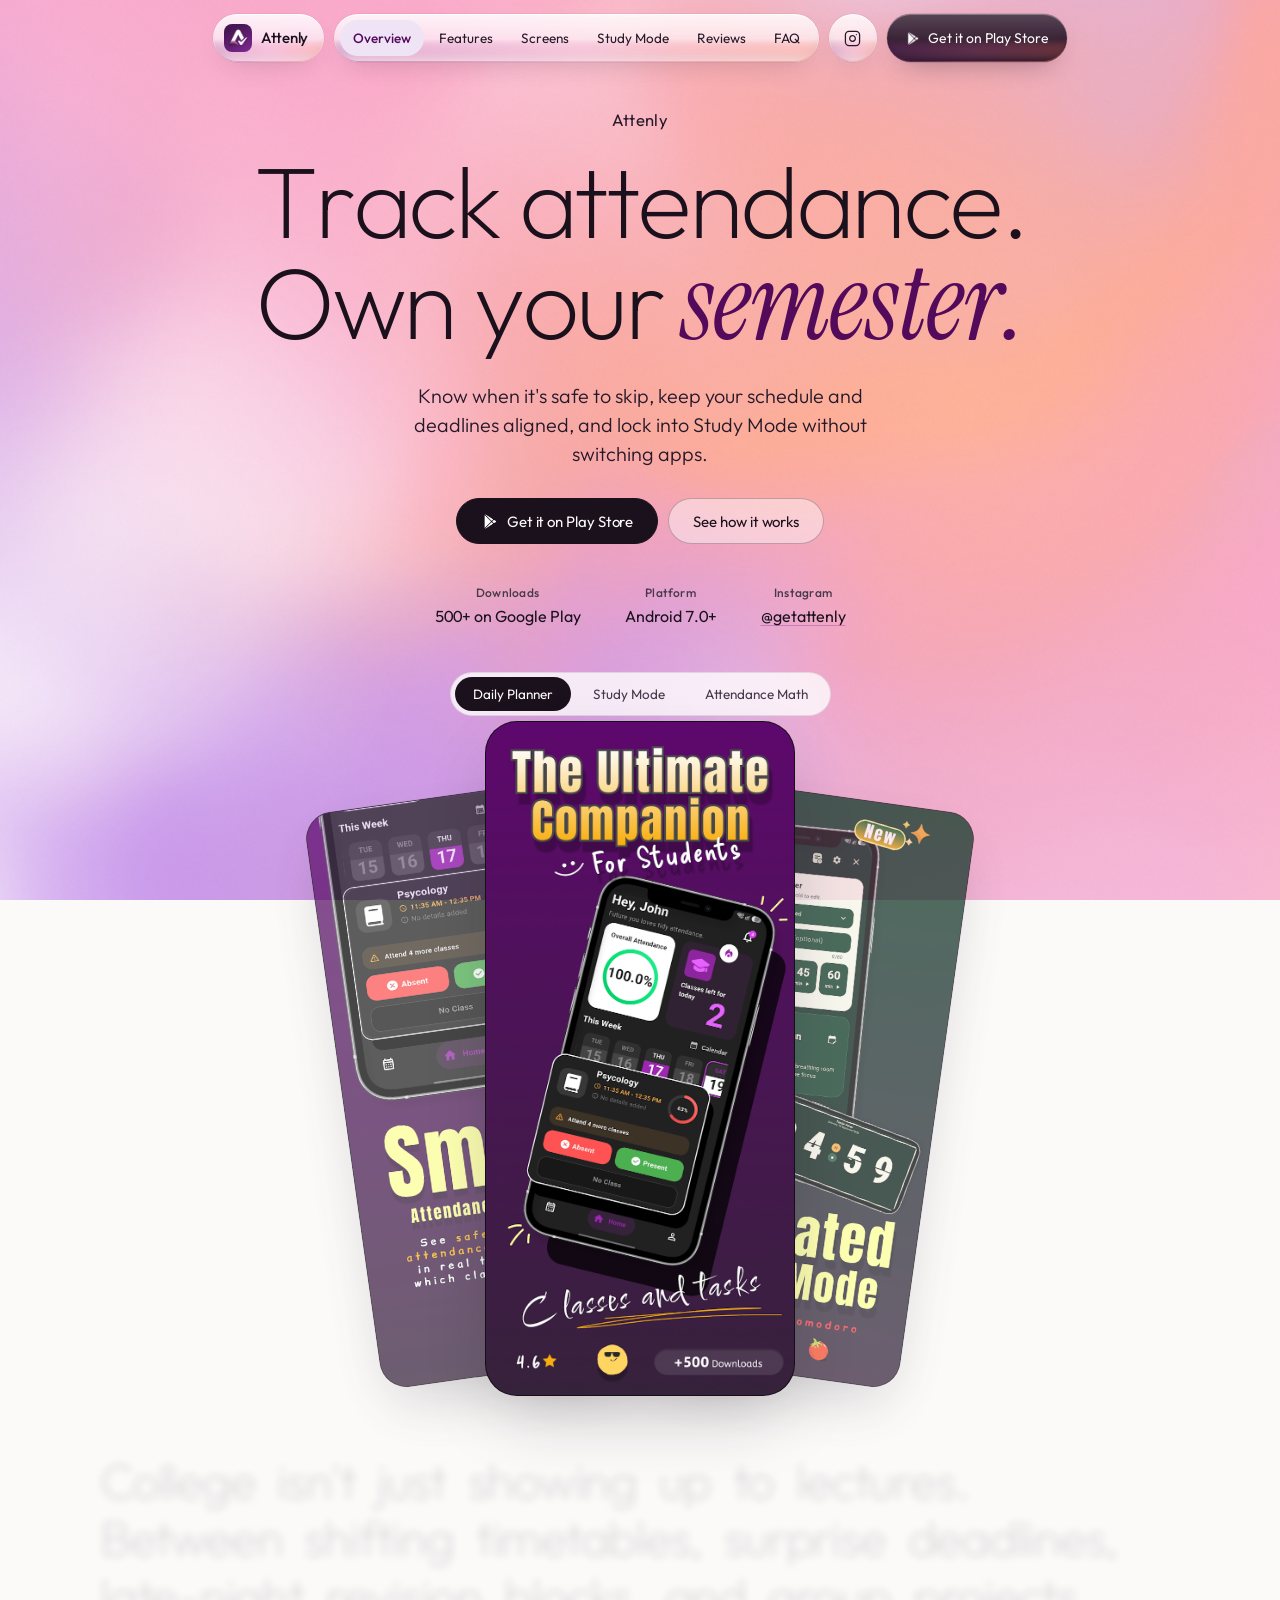
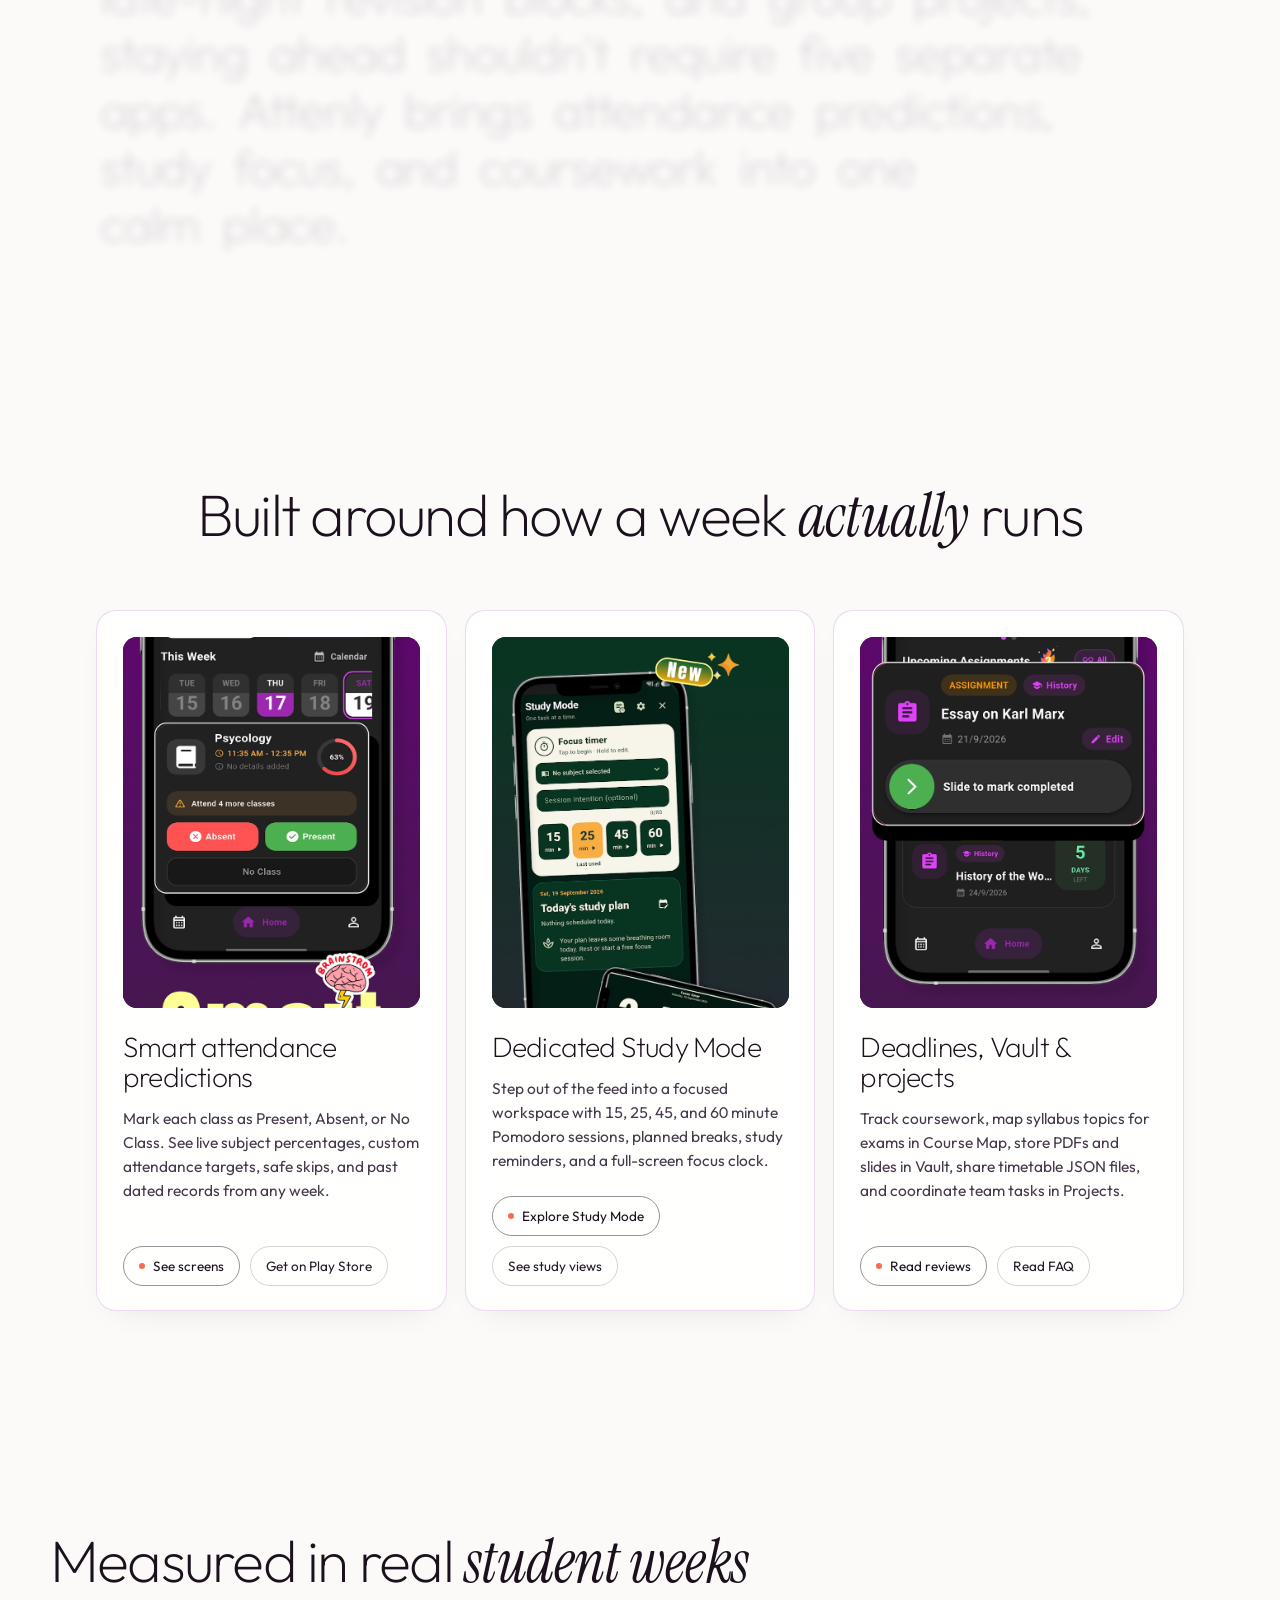
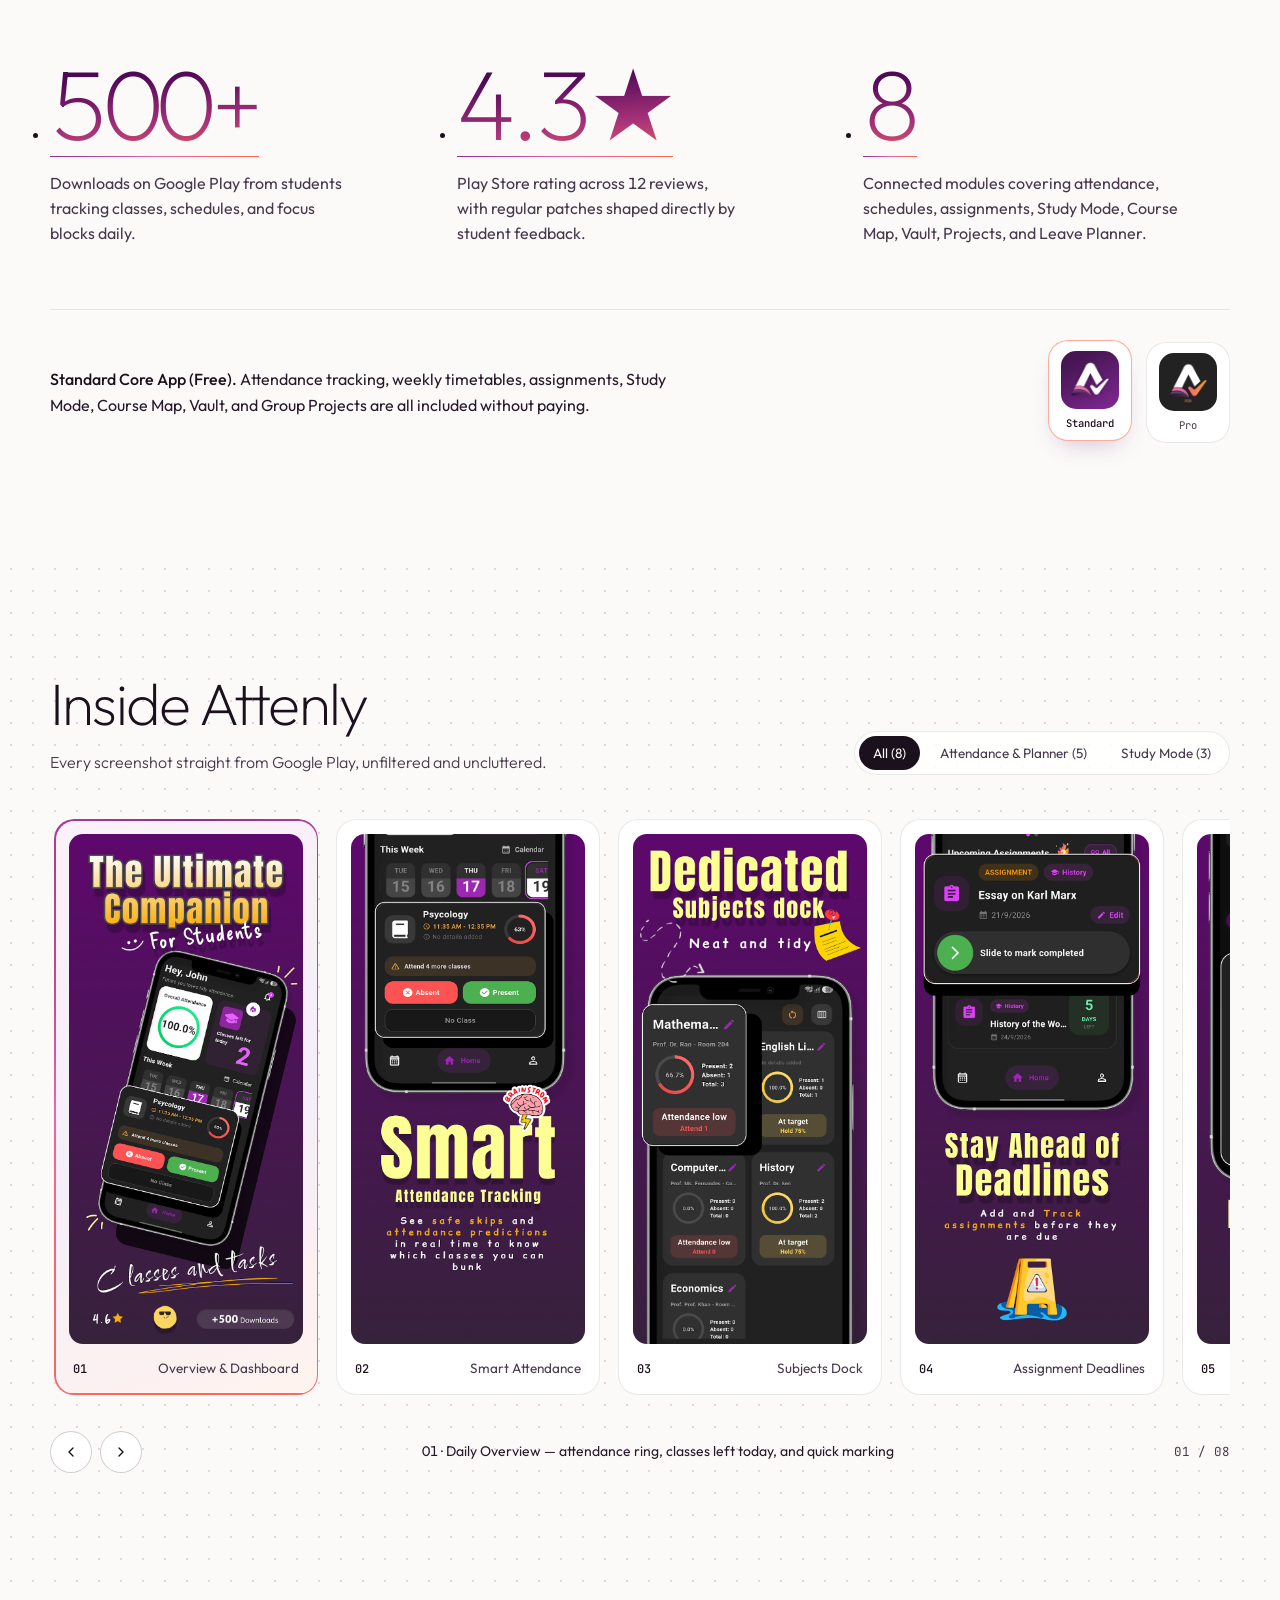
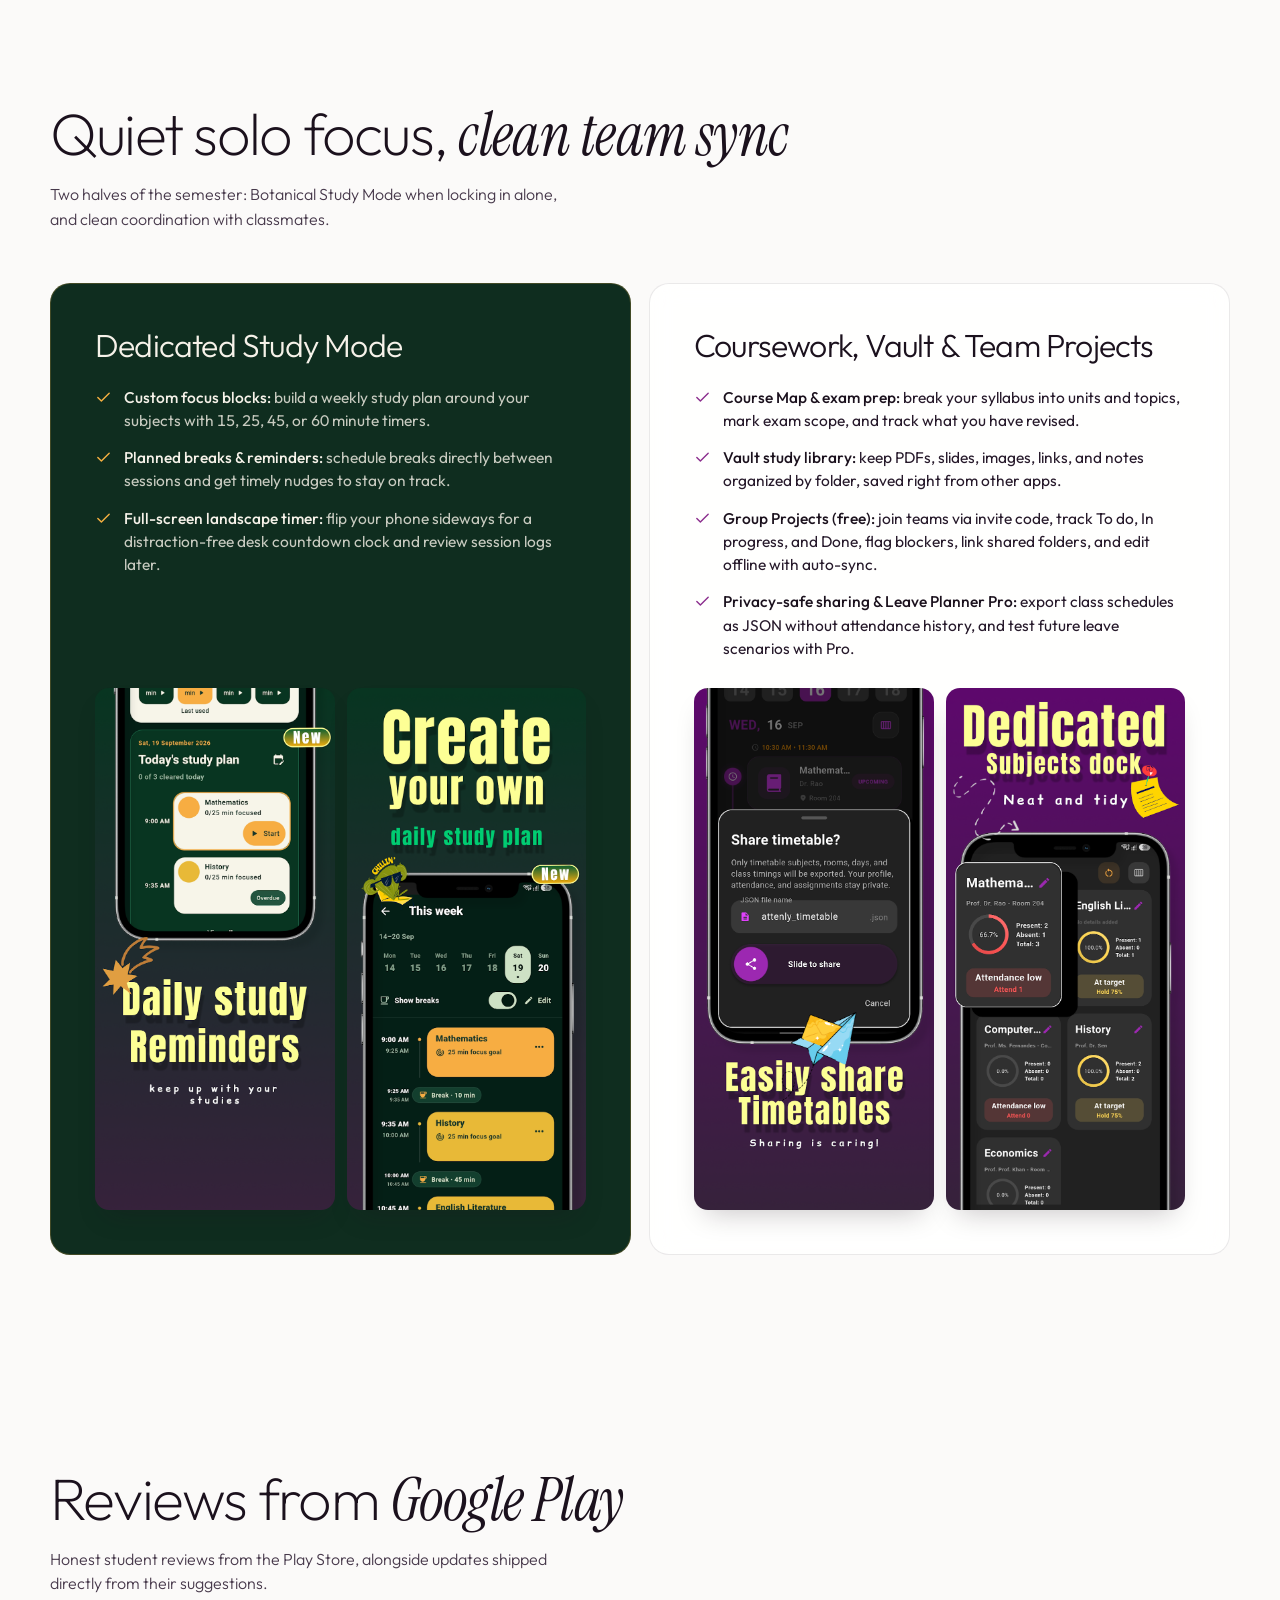
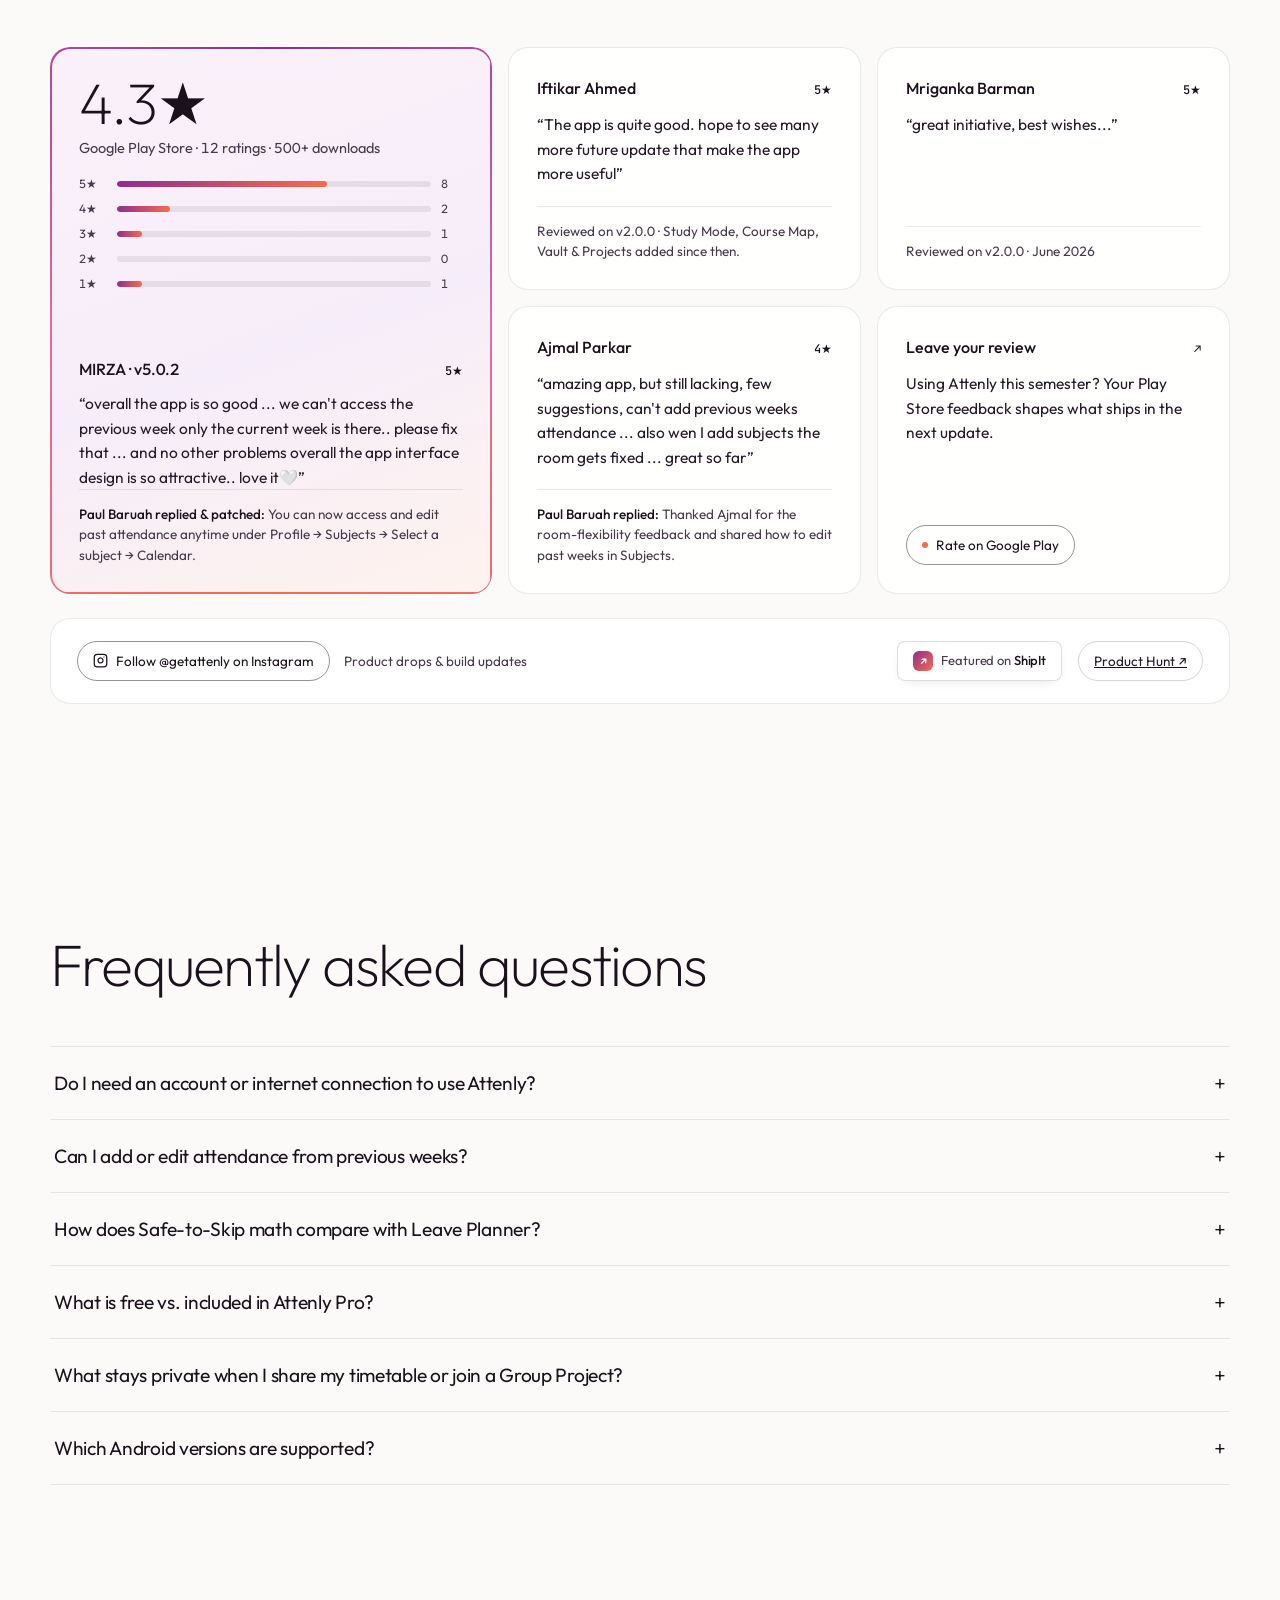
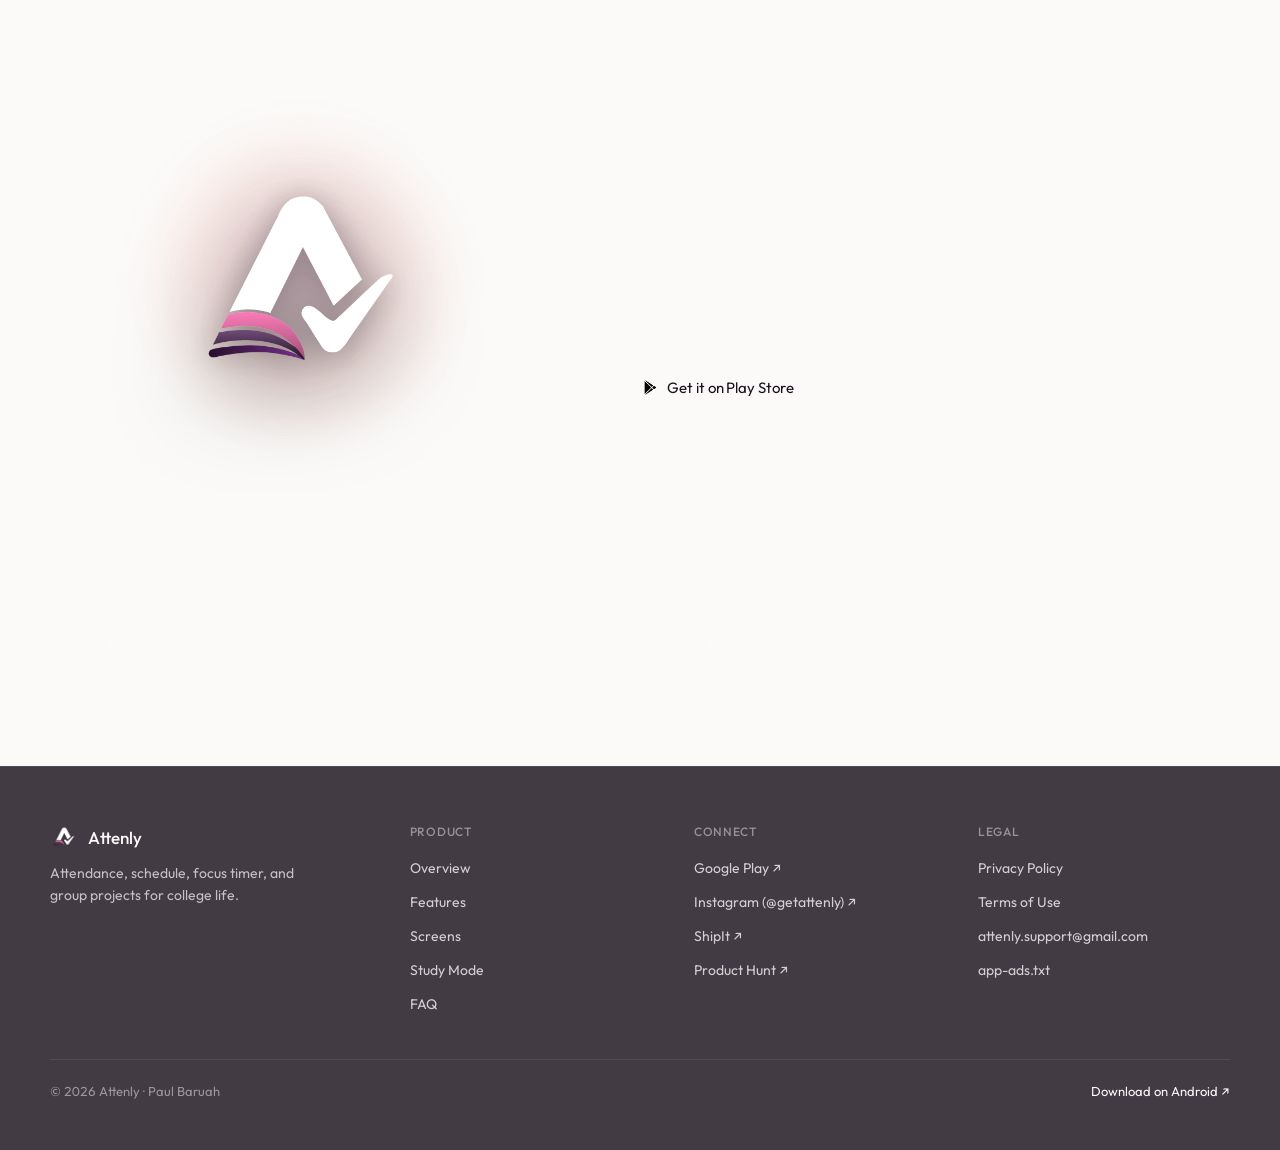
<file: index.html>
<!DOCTYPE html>
<html lang="en">
<head>
  <meta charset="UTF-8"/>
  <meta name="viewport" content="width=device-width, initial-scale=1.0"/>
  <title>Attenly — Attendance, Schedules &amp; Study Focus for Students</title>
  <meta name="description" content="Know when it's safe to skip, organize your timetable and assignments, focus inside Study Mode with a built-in Pomodoro timer, and move group projects forward on Android."/>
  <meta name="keywords" content="Attenly, attendance tracker, college planner, safe to skip, study mode, pomodoro timer, timetable app, assignment tracker, student app, Android"/>
  <meta property="og:site_name" content="Attenly"/>
  <meta property="og:title" content="Attenly — Attendance, Schedule &amp; Study Mode for Students"/>
  <meta property="og:description" content="Track attendance per subject, see safe skips in real time, lock into Pomodoro Study Mode, and manage timetables, Course Map, Vault, and group projects."/>
  <meta property="og:image" content="https://getattenly.in/og-image.jpg"/>
  <meta property="og:image:width" content="1200"/>
  <meta property="og:image:height" content="630"/>
  <meta property="og:image:alt" content="Attenly Android app showcase featuring Smart Attendance math, Daily Overview, and Study Mode"/>
  <meta property="og:url" content="https://getattenly.in/"/>
  <meta property="og:type" content="website"/>
  <meta name="twitter:card" content="summary_large_image"/>
  <meta name="twitter:title" content="Attenly — Student Attendance &amp; Study Planner"/>
  <meta name="twitter:description" content="Attendance predictions, weekly schedules, deadlines, Study Mode Pomodoro timer, and group projects on Android."/>
  <meta name="twitter:image" content="https://getattenly.in/og-image.jpg"/>
  <meta name="twitter:image:alt" content="Attenly Android app showcase featuring Smart Attendance math, Daily Overview, and Study Mode"/>
  <meta name="theme-color" content="#150918"/>
  <link rel="canonical" href="https://getattenly.in/"/>
  <link rel="icon" type="image/jpeg" href="app-icon.jpg"/>
  <link rel="sitemap" type="application/xml" href="/sitemap.xml"/>

  <script type="application/ld+json">
  {
    "@context": "https://schema.org",
    "@type": "SoftwareApplication",
    "name": "Attenly",
    "alternateName": "Attenly: Attendance & Planner",
    "operatingSystem": "ANDROID",
    "applicationCategory": "EducationApplication",
    "url": "https://getattenly.in/",
    "downloadUrl": "https://play.google.com/store/apps/details?id=com.paulbaruah.attenly",
    "image": "https://getattenly.in/og-image.jpg",
    "description": "Track attendance per subject, see safe skips in real time, organize timetables and deadlines, lock into Study Mode with a built-in Pomodoro timer, and collaborate on group projects on Android.",
    "author": {
      "@type": "Person",
      "name": "Paul Baruah"
    },
    "offers": {
      "@type": "Offer",
      "price": "0",
      "priceCurrency": "USD"
    },
    "aggregateRating": {
      "@type": "AggregateRating",
      "ratingValue": "4.3",
      "ratingCount": "12",
      "bestRating": "5",
      "worstRating": "1"
    }
  }
  </script>

  <link rel="preconnect" href="https://fonts.googleapis.com"/>
  <link rel="preconnect" href="https://fonts.gstatic.com" crossorigin/>
  <link href="https://fonts.googleapis.com/css2?family=Instrument+Serif:ital@0;1&family=JetBrains+Mono:wght@400;500&family=Outfit:wght@200;300;400;500;600&display=swap" rel="stylesheet"/>
  <link rel="stylesheet" href="styles.css?v=11"/>
</head>
<body>

<canvas id="ambient-canvas" class="ambient-canvas" aria-hidden="true"></canvas>

<!-- ══════════ FLOATING LIQUID-GLASS NAVBAR ══════════ -->
<header class="event-nav" id="event-nav">
  <div class="nav-cluster">
    <a href="#overview" class="nav-piece brand-piece" aria-label="Attenly home">
      <span class="piece-glass" aria-hidden="true"></span>
      <img src="app-icon.jpg" alt="Attenly app icon"/>
      <span>Attenly</span>
    </a>

    <nav class="nav-piece links-piece" aria-label="Section navigation">
      <span class="piece-glass" aria-hidden="true"></span>
      <a href="#overview" class="active">Overview</a>
      <a href="#features">Features</a>
      <a href="#screens">Screens</a>
      <a href="#study-mode">Study Mode</a>
      <a href="#reviews">Reviews</a>
      <a href="#faq">FAQ</a>
    </nav>

    <a href="https://www.instagram.com/getattenly/" class="nav-piece ig-piece" target="_blank" rel="noopener noreferrer" aria-label="Attenly on Instagram (@getattenly)" data-track="nav-instagram">
      <span class="piece-glass" aria-hidden="true"></span>
      <svg width="17" height="17" viewBox="0 0 24 24" fill="none" stroke="currentColor" stroke-width="1.8" stroke-linecap="round" stroke-linejoin="round" aria-hidden="true">
        <rect x="2" y="2" width="20" height="20" rx="5" ry="5"/>
        <path d="M16 11.37A4 4 0 1 1 12.63 8 4 4 0 0 1 16 11.37z"/>
        <line x1="17.5" y1="6.5" x2="17.51" y2="6.5"/>
      </svg>
    </a>

    <a href="https://play.google.com/store/apps/details?id=com.paulbaruah.attenly" class="nav-piece cta-piece" target="_blank" rel="noopener noreferrer" id="nav-download" data-track="nav-play-store">
      <span class="piece-glass piece-glass--ink" aria-hidden="true"></span>
      <img src="play-store-logo.png?v=2" alt="" width="15" height="15" style="object-fit:contain;" aria-hidden="true"/>
      <span class="cta-label-full">Get it on Play Store</span>
      <span class="cta-label-short">Play Store</span>
    </a>

    <button type="button" class="nav-piece menu-piece" id="nav-menu-btn" aria-label="Open section menu" aria-expanded="false">
      <span class="piece-glass" aria-hidden="true"></span>
      <svg width="17" height="17" viewBox="0 0 24 24" fill="none" stroke="currentColor" stroke-width="2" stroke-linecap="round" aria-hidden="true">
        <line x1="5" y1="9" x2="19" y2="9"/>
        <line x1="5" y1="15" x2="19" y2="15"/>
      </svg>
    </button>
  </div>

  <div class="nav-drawer" id="nav-drawer" aria-label="Mobile section menu">
    <a href="#overview">Overview</a>
    <a href="#features">Features</a>
    <a href="#screens">App Screens</a>
    <a href="#study-mode">Study Mode &amp; Ecosystem</a>
    <a href="#reviews">Reviews</a>
    <a href="#faq">FAQ</a>
    <a href="https://www.instagram.com/getattenly/" target="_blank" rel="noopener noreferrer">Instagram (@getattenly)</a>
  </div>
</header>

<main>

<!-- ══════════ HERO — ATTENLY DUAL-MODE ATMOSPHERE ══════════ -->
<section class="hero" id="overview">
  <div class="hero-inner">
    <span class="hero-name enter-rise" style="--d:0;">Attenly</span>

    <h1 class="hero-title">
      <span class="hero-line" data-glyphs>Track attendance.</span>
      <span class="hero-line" data-glyphs>Own your <em class="serif-it">semester.</em></span>
    </h1>

    <p class="hero-lede enter-rise" style="--d:1;">
      Know when it's safe to skip, keep your schedule and deadlines aligned, and lock into Study Mode without switching apps.
    </p>

    <div class="hero-actions enter-rise" style="--d:2;">
      <a href="https://play.google.com/store/apps/details?id=com.paulbaruah.attenly" class="pill pill-dark" target="_blank" rel="noopener noreferrer" id="hero-download" data-track="hero-play-store">
        <img src="play-store-logo.png?v=2" alt="" width="17" height="17" style="object-fit:contain;" aria-hidden="true"/>
        <span>Get it on Play Store</span>
      </a>
      <a href="#features" class="pill pill-ghost">See how it works</a>
    </div>

    <dl class="hero-meta-dl enter-rise" style="--d:3;">
      <div>
        <dt>Downloads</dt>
        <dd>500+ on Google Play</dd>
      </div>
      <div>
        <dt>Platform</dt>
        <dd>Android 7.0+</dd>
      </div>
      <div>
        <dt>Instagram</dt>
        <dd><a href="https://www.instagram.com/getattenly/" target="_blank" rel="noopener noreferrer" data-track="hero-instagram">@getattenly</a></dd>
      </div>
    </dl>
  </div>

  <!-- Interactive Hero Deck: Tap pill or side screenshots to morph Hero sky between Planner & Study Mode -->
  <div class="hero-stage-shell">
    <div class="hero-mode-switch" role="group" aria-label="Preview hero mode">
      <button type="button" class="active" data-hero-mode="planner">Daily Planner</button>
      <button type="button" data-hero-mode="study">Study Mode</button>
      <button type="button" data-hero-mode="attendance">Attendance Math</button>
    </div>

    <div class="hero-deck">
      <div class="hero-shot-card hero-shot-card--left" id="hero-card-attendance">
        <img src="screenshots/slide-4.webp" alt="Smart attendance predictions and safe skips screenshot" loading="eager"/>
      </div>
      <div class="hero-shot-card hero-shot-card--center" id="hero-card-planner">
        <img src="screenshots/slide-1.webp" alt="Attenly home dashboard with attendance overview and classes" loading="eager" fetchpriority="high"/>
      </div>
      <div class="hero-shot-card hero-shot-card--right" id="hero-card-study">
        <img src="screenshots/slide-6.webp" alt="Attenly Study Mode with Pomodoro timer and landscape clock" loading="eager"/>
      </div>
    </div>
  </div>
</section>

<!-- ══════════ SCROLL-SCRUBBED EDITORIAL STATEMENT ══════════ -->
<section class="statement" aria-label="Product overview">
  <p class="statement-text" data-scrub>
    College isn't just showing up to lectures. Between shifting timetables, surprise deadlines, late-night revision blocks, and group projects, staying ahead shouldn't require five separate apps. Attenly brings attendance predictions, study focus, and coursework into one calm place.
  </p>
</section>

<!-- ══════════ THREE STUDIO FEATURE CARDS ══════════ -->
<section class="steps-band" id="features">
  <div class="container">
    <h2 class="sec-title sec-title--center" data-reveal>Built around how a week <em class="serif-it">actually</em> runs</h2>

    <div class="cards-3">
      <article class="studio-card" data-reveal>
        <div class="card-art">
          <img src="screenshots/slide-4.webp" alt="Attenly smart attendance prediction card showing real-time class count needed" loading="lazy" decoding="async"/>
          <span class="card-sheen" aria-hidden="true"></span>
        </div>
        <h3 class="card-title">Smart attendance predictions</h3>
        <p class="card-body">
          Mark each class as Present, Absent, or No Class. See live subject percentages, custom attendance targets, safe skips, and past dated records from any week.
        </p>
        <div class="card-pills">
          <a href="#screens" class="card-pill card-pill--primary"><span class="card-pill-dot" aria-hidden="true"></span>See screens</a>
          <a href="https://play.google.com/store/apps/details?id=com.paulbaruah.attenly" class="card-pill" target="_blank" rel="noopener noreferrer">Get on Play Store</a>
        </div>
      </article>

      <article class="studio-card" data-reveal>
        <div class="card-art">
          <img src="screenshots/slide-6.webp" alt="Attenly Study Mode with Pomodoro timer and landscape countdown clock" loading="lazy" decoding="async"/>
          <span class="card-sheen" aria-hidden="true"></span>
        </div>
        <h3 class="card-title">Dedicated Study Mode</h3>
        <p class="card-body">
          Step out of the feed into a focused workspace with 15, 25, 45, and 60 minute Pomodoro sessions, planned breaks, study reminders, and a full-screen focus clock.
        </p>
        <div class="card-pills">
          <a href="#study-mode" class="card-pill card-pill--primary"><span class="card-pill-dot" aria-hidden="true"></span>Explore Study Mode</a>
          <a href="#screens" class="card-pill">See study views</a>
        </div>
      </article>

      <article class="studio-card" data-reveal>
        <div class="card-art">
          <img src="screenshots/slide-2.webp" alt="Attenly assignment tracking and slide to complete view" loading="lazy" decoding="async"/>
          <span class="card-sheen" aria-hidden="true"></span>
        </div>
        <h3 class="card-title">Deadlines, Vault &amp; projects</h3>
        <p class="card-body">
          Track coursework, map syllabus topics for exams in Course Map, store PDFs and slides in Vault, share timetable JSON files, and coordinate team tasks in Projects.
        </p>
        <div class="card-pills">
          <a href="#reviews" class="card-pill card-pill--primary"><span class="card-pill-dot" aria-hidden="true"></span>Read reviews</a>
          <a href="#faq" class="card-pill">Read FAQ</a>
        </div>
      </article>
    </div>
  </div>
</section>

<!-- ══════════ NUMBERS & INTERACTIVE APP EDITION ICONS ══════════ -->
<section class="numbers-sec" id="numbers">
  <div class="container">
    <h2 class="sec-title" data-reveal>Measured in real <em class="serif-it">student weeks</em></h2>

    <ul class="stats-3">
      <li class="stat-item" data-count="500" data-decimals="0" data-suffix="+">
        <div class="stat-value">
          <span class="stat-num-wrap">
            <span class="stat-grad stat-live">500+</span>
          </span>
        </div>
        <p class="stat-label">Downloads on Google Play from students tracking classes, schedules, and focus blocks daily.</p>
      </li>

      <li class="stat-item" data-count="4.3" data-decimals="1" data-suffix="★">
        <div class="stat-value">
          <span class="stat-num-wrap">
            <span class="stat-grad stat-live">4.3★</span>
          </span>
        </div>
        <p class="stat-label">Play Store rating across 12 reviews, with regular patches shaped directly by student feedback.</p>
      </li>

      <li class="stat-item" data-count="8" data-decimals="0" data-suffix="">
        <div class="stat-value">
          <span class="stat-num-wrap">
            <span class="stat-grad stat-live">8</span>
          </span>
        </div>
        <p class="stat-label">Connected modules covering attendance, schedules, assignments, Study Mode, Course Map, Vault, Projects, and Leave Planner.</p>
      </li>
    </ul>

    <div class="icons-edition-row" data-reveal>
      <p class="icons-edition-copy" id="edition-copy">
        <strong>Standard Core App (Free).</strong> Attendance tracking, weekly timetables, assignments, Study Mode, Course Map, Vault, and Group Projects are all included without paying.
      </p>
      <div class="real-icons-pair" role="group" aria-label="Compare Standard and Pro Attenly icons">
        <button type="button" class="edition-icon-btn active" data-edition="standard">
          <img src="app-icon.jpg" alt="Attenly Standard app icon"/>
          <span>Standard</span>
        </button>
        <button type="button" class="edition-icon-btn" data-edition="pro">
          <img src="app-icon-pro.jpg" alt="Attenly Pro app icon"/>
          <span>Pro</span>
        </button>
      </div>
    </div>
  </div>
</section>

<!-- ══════════ NOTEBOOK DOT-GRID GALLERY — ALL 8 REAL SCREENS ══════════ -->
<section class="screens-sec" id="screens">
  <div class="container">
    <div class="screens-head-row" data-reveal>
      <div>
        <h2 class="sec-title">Inside Attenly</h2>
        <p class="sec-sub">Every screenshot straight from Google Play, unfiltered and uncluttered.</p>
      </div>

      <div class="filter-tabs" role="group" aria-label="Filter screenshots">
        <button type="button" class="active" data-gallery-filter="all">All (8)</button>
        <button type="button" data-gallery-filter="core">Attendance &amp; Planner (5)</button>
        <button type="button" data-gallery-filter="study">Study Mode (3)</button>
      </div>
    </div>

    <div class="gallery-rail" id="gallery-rail" tabindex="0" aria-label="Play Store screenshot gallery">
      <figure class="gallery-slot is-featured" data-cat="core" data-caption="01 · Daily Overview — attendance ring, classes left today, and quick marking">
        <span class="place-ring" aria-hidden="true"><span class="place-aura"></span></span>
        <div class="gallery-shot-frame"><img src="screenshots/slide-1.webp" alt="Attenly overview dashboard and today class card" loading="lazy" decoding="async"/></div>
        <figcaption class="gallery-foot"><span class="gallery-idx">01</span><span class="gallery-label">Overview &amp; Dashboard</span></figcaption>
      </figure>

      <figure class="gallery-slot" data-cat="core" data-caption="02 · Smart Attendance — real-time safe skips and attendance threshold math">
        <span class="place-ring" aria-hidden="true"><span class="place-aura"></span></span>
        <div class="gallery-shot-frame"><img src="screenshots/slide-4.webp" alt="Smart attendance tracking and safe-skip predictions" loading="lazy" decoding="async"/></div>
        <figcaption class="gallery-foot"><span class="gallery-idx">02</span><span class="gallery-label">Smart Attendance</span></figcaption>
      </figure>

      <figure class="gallery-slot" data-cat="core" data-caption="03 · Subjects Dock — per-course attendance rings, rooms, and quick calendar edits">
        <span class="place-ring" aria-hidden="true"><span class="place-aura"></span></span>
        <div class="gallery-shot-frame"><img src="screenshots/slide-5.webp" alt="Dedicated subjects dock with progress rings" loading="lazy" decoding="async"/></div>
        <figcaption class="gallery-foot"><span class="gallery-idx">03</span><span class="gallery-label">Subjects Dock</span></figcaption>
      </figure>

      <figure class="gallery-slot" data-cat="core" data-caption="04 · Assignments — coursework deadlines with slide-to-complete cards">
        <span class="place-ring" aria-hidden="true"><span class="place-aura"></span></span>
        <div class="gallery-shot-frame"><img src="screenshots/slide-2.webp" alt="Assignment deadline tracker with slide to complete" loading="lazy" decoding="async"/></div>
        <figcaption class="gallery-foot"><span class="gallery-idx">04</span><span class="gallery-label">Assignment Deadlines</span></figcaption>
      </figure>

      <figure class="gallery-slot" data-cat="core" data-caption="05 · Schedule Export — share attenly_timetable.json while keeping personal logs private">
        <span class="place-ring" aria-hidden="true"><span class="place-aura"></span></span>
        <div class="gallery-shot-frame"><img src="screenshots/slide-3.webp" alt="JSON timetable export sharing only classes and timings" loading="lazy" decoding="async"/></div>
        <figcaption class="gallery-foot"><span class="gallery-idx">05</span><span class="gallery-label">Shareable Timetables</span></figcaption>
      </figure>

      <figure class="gallery-slot" data-cat="study" data-caption="06 · Study Mode — custom 15–60 min Pomodoro timer & landscape focus clock">
        <span class="place-ring" aria-hidden="true"><span class="place-aura"></span></span>
        <div class="gallery-shot-frame"><img src="screenshots/slide-6.webp" alt="Study Mode Pomodoro timer and landscape focus clock" loading="lazy" decoding="async"/></div>
        <figcaption class="gallery-foot"><span class="gallery-idx">06</span><span class="gallery-label">Study Mode Timer</span></figcaption>
      </figure>

      <figure class="gallery-slot" data-cat="study" data-caption="07 · Daily Study Reminders — track focused minutes and overdue blocks">
        <span class="place-ring" aria-hidden="true"><span class="place-aura"></span></span>
        <div class="gallery-shot-frame"><img src="screenshots/slide-7.webp" alt="Daily study reminders and active subject focus status" loading="lazy" decoding="async"/></div>
        <figcaption class="gallery-foot"><span class="gallery-idx">07</span><span class="gallery-label">Study Reminders</span></figcaption>
      </figure>

      <figure class="gallery-slot" data-cat="study" data-caption="08 · Daily Study Plan — organize focus blocks and toggle scheduled breaks">
        <span class="place-ring" aria-hidden="true"><span class="place-aura"></span></span>
        <div class="gallery-shot-frame"><img src="screenshots/slide-8.webp" alt="Weekly study plan with focus goals and break toggles" loading="lazy" decoding="async"/></div>
        <figcaption class="gallery-foot"><span class="gallery-idx">08</span><span class="gallery-label">Daily Study Plan</span></figcaption>
      </figure>
    </div>

    <div class="gallery-nav-bar">
      <div class="gallery-btns">
        <button type="button" class="icon-circle-btn" id="gallery-prev" aria-label="Previous screenshot">
          <svg width="16" height="16" viewBox="0 0 24 24" fill="none" stroke="currentColor" stroke-width="2" stroke-linecap="round" stroke-linejoin="round"><path d="m15 18-6-6 6-6"/></svg>
        </button>
        <button type="button" class="icon-circle-btn" id="gallery-next" aria-label="Next screenshot">
          <svg width="16" height="16" viewBox="0 0 24 24" fill="none" stroke="currentColor" stroke-width="2" stroke-linecap="round" stroke-linejoin="round"><path d="m9 18 6-6-6-6"/></svg>
        </button>
      </div>
      <span class="gallery-caption-live" id="gallery-caption-live">01 · Daily Overview — attendance ring, classes left today, and quick marking</span>
      <span id="gallery-counter" style="font-family:var(--mono); font-size:12.5px; color:var(--mute);">01 / 08</span>
    </div>
  </div>
</section>

<!-- ══════════ STUDY MODE (BOTANICAL FOREST) & ECOSYSTEM SPLIT ══════════ -->
<section class="ecosystem-sec" id="study-mode">
  <div class="container">
    <h2 class="sec-title" data-reveal>Quiet solo focus, <em class="serif-it">clean team sync</em></h2>
    <p class="sec-sub" data-reveal>Two halves of the semester: Botanical Study Mode when locking in alone, and clean coordination with classmates.</p>

    <div class="dual-split">
      <!-- Signature Botanical Forest Panel: Study Mode -->
      <div class="panel-forest" data-reveal>
        <div>
          <h3 class="panel-title">Dedicated Study Mode</h3>
          <ul class="check-rows">
            <li>
              <svg class="check-mark" width="17" height="17" viewBox="0 0 24 24" fill="none" stroke="currentColor" stroke-width="2" stroke-linecap="round" stroke-linejoin="round"><path d="m20 6-11 11-5-5"/></svg>
              <span><strong>Custom focus blocks:</strong> build a weekly study plan around your subjects with 15, 25, 45, or 60 minute timers.</span>
            </li>
            <li>
              <svg class="check-mark" width="17" height="17" viewBox="0 0 24 24" fill="none" stroke="currentColor" stroke-width="2" stroke-linecap="round" stroke-linejoin="round"><path d="m20 6-11 11-5-5"/></svg>
              <span><strong>Planned breaks &amp; reminders:</strong> schedule breaks directly between sessions and get timely nudges to stay on track.</span>
            </li>
            <li>
              <svg class="check-mark" width="17" height="17" viewBox="0 0 24 24" fill="none" stroke="currentColor" stroke-width="2" stroke-linecap="round" stroke-linejoin="round"><path d="m20 6-11 11-5-5"/></svg>
              <span><strong>Full-screen landscape timer:</strong> flip your phone sideways for a distraction-free desk countdown clock and review session logs later.</span>
            </li>
          </ul>
        </div>

        <div class="real-shots-duo">
          <img src="screenshots/slide-7.webp" alt="Today's study plan and reminders screenshot" loading="lazy" decoding="async"/>
          <img src="screenshots/slide-8.webp" alt="Weekly study plan with scheduled breaks screenshot" loading="lazy" decoding="async"/>
        </div>
      </div>

      <!-- Crisp Alabaster Panel: Course Map, Vault, Group Projects, Leave Planner -->
      <div class="panel-studio" data-reveal>
        <div>
          <h3 class="panel-title">Coursework, Vault &amp; Team Projects</h3>
          <ul class="check-rows">
            <li>
              <svg class="check-mark" width="17" height="17" viewBox="0 0 24 24" fill="none" stroke="currentColor" stroke-width="2" stroke-linecap="round" stroke-linejoin="round"><path d="m20 6-11 11-5-5"/></svg>
              <span><strong>Course Map &amp; exam prep:</strong> break your syllabus into units and topics, mark exam scope, and track what you have revised.</span>
            </li>
            <li>
              <svg class="check-mark" width="17" height="17" viewBox="0 0 24 24" fill="none" stroke="currentColor" stroke-width="2" stroke-linecap="round" stroke-linejoin="round"><path d="m20 6-11 11-5-5"/></svg>
              <span><strong>Vault study library:</strong> keep PDFs, slides, images, links, and notes organized by folder, saved right from other apps.</span>
            </li>
            <li>
              <svg class="check-mark" width="17" height="17" viewBox="0 0 24 24" fill="none" stroke="currentColor" stroke-width="2" stroke-linecap="round" stroke-linejoin="round"><path d="m20 6-11 11-5-5"/></svg>
              <span><strong>Group Projects (free):</strong> join teams via invite code, track To do, In progress, and Done, flag blockers, link shared folders, and edit offline with auto-sync.</span>
            </li>
            <li>
              <svg class="check-mark" width="17" height="17" viewBox="0 0 24 24" fill="none" stroke="currentColor" stroke-width="2" stroke-linecap="round" stroke-linejoin="round"><path d="m20 6-11 11-5-5"/></svg>
              <span><strong>Privacy-safe sharing &amp; Leave Planner Pro:</strong> export class schedules as JSON without attendance history, and test future leave scenarios with Pro.</span>
            </li>
          </ul>
        </div>

        <div class="real-shots-duo">
          <img src="screenshots/slide-3.webp" alt="Share timetable as JSON screenshot" loading="lazy" decoding="async"/>
          <img src="screenshots/slide-5.webp" alt="Dedicated subjects dock screenshot" loading="lazy" decoding="async"/>
        </div>
      </div>
    </div>
  </div>
</section>

<!-- ══════════ VERIFIED GOOGLE PLAY REVIEWS ══════════ -->
<section class="reviews-sec" id="reviews">
  <div class="container">
    <h2 class="sec-title" data-reveal>Reviews from <em class="serif-it">Google Play</em></h2>
    <p class="sec-sub" data-reveal>Honest student reviews from the Play Store, alongside updates shipped directly from their suggestions.</p>

    <div class="reviews-grid">
      <article class="review-slot review-slot--featured" data-reveal>
        <span class="place-ring" aria-hidden="true"><span class="place-aura"></span></span>
        <div>
          <div class="rev-rating-big">4.3★</div>
          <p style="font-size:14.5px; color:var(--mute); margin-top:6px;">Google Play Store · 12 ratings · 500+ downloads</p>

          <div class="rev-bars" aria-label="Google Play rating distribution">
            <div class="rev-bar-row"><span>5★</span><div class="rev-bar-track"><div class="rev-bar-fill" style="width:67%;"></div></div><span>8</span></div>
            <div class="rev-bar-row"><span>4★</span><div class="rev-bar-track"><div class="rev-bar-fill" style="width:17%;"></div></div><span>2</span></div>
            <div class="rev-bar-row"><span>3★</span><div class="rev-bar-track"><div class="rev-bar-fill" style="width:8%;"></div></div><span>1</span></div>
            <div class="rev-bar-row"><span>2★</span><div class="rev-bar-track"><div class="rev-bar-fill" style="width:0%;"></div></div><span>0</span></div>
            <div class="rev-bar-row"><span>1★</span><div class="rev-bar-track"><div class="rev-bar-fill" style="width:8%;"></div></div><span>1</span></div>
          </div>
        </div>

        <div>
          <div class="rev-author-row" style="margin-bottom:10px;">
            <span class="rev-author">MIRZA · v5.0.2</span>
            <span class="rev-stars" aria-label="5 out of 5 stars">5★</span>
          </div>
          <p class="rev-quote">
            “overall the app is so good ... we can't access the previous week only the current week is there.. please fix that ... and no other problems overall the app interface design is so attractive.. love it🤍”
          </p>
          <div class="rev-reply">
            <strong>Paul Baruah replied &amp; patched:</strong> You can now access and edit past attendance anytime under Profile → Subjects → Select a subject → Calendar.
          </div>
        </div>
      </article>

      <article class="review-slot" data-reveal>
        <div>
          <div class="rev-author-row" style="margin-bottom:12px;">
            <span class="rev-author">Iftikar Ahmed</span>
            <span class="rev-stars" aria-label="5 out of 5 stars">5★</span>
          </div>
          <p class="rev-quote">
            “The app is quite good. hope to see many more future update that make the app more useful”
          </p>
        </div>
        <div class="rev-reply">Reviewed on v2.0.0 · Study Mode, Course Map, Vault &amp; Projects added since then.</div>
      </article>

      <article class="review-slot" data-reveal>
        <div>
          <div class="rev-author-row" style="margin-bottom:12px;">
            <span class="rev-author">Mriganka Barman</span>
            <span class="rev-stars" aria-label="5 out of 5 stars">5★</span>
          </div>
          <p class="rev-quote">
            “great initiative, best wishes...”
          </p>
        </div>
        <div class="rev-reply">Reviewed on v2.0.0 · June 2026</div>
      </article>

      <article class="review-slot" data-reveal>
        <div>
          <div class="rev-author-row" style="margin-bottom:12px;">
            <span class="rev-author">Ajmal Parkar</span>
            <span class="rev-stars" aria-label="4 out of 5 stars">4★</span>
          </div>
          <p class="rev-quote">
            “amazing app, but still lacking, few suggestions, can't add previous weeks attendance ... also wen I add subjects the room gets fixed ... great so far”
          </p>
        </div>
        <div class="rev-reply">
          <strong>Paul Baruah replied:</strong> Thanked Ajmal for the room-flexibility feedback and shared how to edit past weeks in Subjects.
        </div>
      </article>

      <article class="review-slot" data-reveal>
        <div>
          <div class="rev-author-row" style="margin-bottom:12px;">
            <span class="rev-author">Leave your review</span>
            <span class="rev-stars">↗</span>
          </div>
          <p class="rev-quote">
            Using Attenly this semester? Your Play Store feedback shapes what ships in the next update.
          </p>
        </div>
        <div>
          <a href="https://play.google.com/store/apps/details?id=com.paulbaruah.attenly" class="card-pill card-pill--primary" target="_blank" rel="noopener noreferrer">
            <span class="card-pill-dot" aria-hidden="true"></span>Rate on Google Play
          </a>
        </div>
      </article>
    </div>

    <div class="community-row" data-reveal>
      <div style="display:flex; align-items:center; gap:14px; flex-wrap:wrap;">
        <a href="https://www.instagram.com/getattenly/" class="card-pill card-pill--primary" target="_blank" rel="noopener noreferrer">
          <svg width="15" height="15" viewBox="0 0 24 24" fill="none" stroke="currentColor" stroke-width="2" stroke-linecap="round" stroke-linejoin="round" aria-hidden="true"><rect x="2" y="2" width="20" height="20" rx="5" ry="5"/><path d="M16 11.37A4 4 0 1 1 12.63 8 4 4 0 0 1 16 11.37z"/><line x1="17.5" y1="6.5" x2="17.51" y2="6.5"/></svg>
          <span>Follow @getattenly on Instagram</span>
        </a>
        <span style="font-size:13.5px; color:var(--mute);">Product drops &amp; build updates</span>
      </div>

      <div class="community-badges">
        <a href="https://www.shipit.buzz/products/attenly?ref=badge" class="shipit-badge" target="_blank" rel="noopener noreferrer" aria-label="Featured on ShipIt" data-track="badge-shipit">
          <span class="shipit-badge-mark" aria-hidden="true">↗</span>
          <span><span class="shipit-badge-sub">Featured on</span> ShipIt</span>
        </a>
        <a href="https://www.producthunt.com/products/attenly/reviews/new?utm_source=badge-product_review&utm_medium=badge&utm_source=badge-attenly" target="_blank" rel="noopener noreferrer" aria-label="Attenly on Product Hunt" data-track="badge-producthunt">
          <img src="https://api.producthunt.com/widgets/embed-image/v1/product_review.svg?product_id=1243517&theme=light" alt="Attenly on Product Hunt" width="186" height="40" loading="lazy" onerror="this.outerHTML='<span class=&quot;card-pill&quot;>Product Hunt&nbsp;↗</span>'"/>
        </a>
      </div>
    </div>
  </div>
</section>

<!-- ══════════ HAIRLINE FAQ ══════════ -->
<section class="faq-sec" id="faq">
  <div class="container">
    <h2 class="sec-title" data-reveal>Frequently asked questions</h2>

    <div class="faq-list" role="list">
      <div class="faq-item" role="listitem">
        <button type="button" class="faq-btn" aria-expanded="false">
          <span>Do I need an account or internet connection to use Attenly?</span>
          <span class="faq-plus" aria-hidden="true">+</span>
        </button>
        <div class="faq-panel"><div class="faq-panel-inner"><p class="faq-answer">No account is required for attendance tracking, weekly timetables, assignments, Study Mode, Course Map, or Vault. Personal records remain stored on your device. Only Group Projects uses Google sign-in and an internet connection when creating, joining, or syncing shared team boards (and saved project work can still be edited offline).</p></div></div>
      </div>

      <div class="faq-item" role="listitem">
        <button type="button" class="faq-btn" aria-expanded="false">
          <span>Can I add or edit attendance from previous weeks?</span>
          <span class="faq-plus" aria-hidden="true">+</span>
        </button>
        <div class="faq-panel"><div class="faq-panel-inner"><p class="faq-answer">Yes. Go to Profile → Subjects, select the subject you want to update, and open its Calendar view to log or adjust attendance for earlier dates.</p></div></div>
      </div>

      <div class="faq-item" role="listitem">
        <button type="button" class="faq-btn" aria-expanded="false">
          <span>How does Safe-to-Skip math compare with Leave Planner?</span>
          <span class="faq-plus" aria-hidden="true">+</span>
        </button>
        <div class="faq-panel"><div class="faq-panel-inner"><p class="faq-answer">Each subject automatically tracks your percentage against your custom target (default 75%) and tells you how many classes you must attend or can safely skip. Attenly Pro unlocks Leave Planner to estimate how upcoming planned absences could affect your percentage. Predictions are estimates; always verify with your institution's official portal.</p></div></div>
      </div>

      <div class="faq-item" role="listitem">
        <button type="button" class="faq-btn" aria-expanded="false">
          <span>What is free vs. included in Attenly Pro?</span>
          <span class="faq-plus" aria-hidden="true">+</span>
        </button>
        <div class="faq-panel"><div class="faq-panel-inner"><p class="faq-answer">Attendance tracking, timetables, assignments, Study Mode &amp; Pomodoro timer, Course Map, Vault, and Group Projects are all available without Pro. Attenly Pro unlocks Leave Planner simulations and the custom Pro app icon.</p></div></div>
      </div>

      <div class="faq-item" role="listitem">
        <button type="button" class="faq-btn" aria-expanded="false">
          <span>What stays private when I share my timetable or join a Group Project?</span>
          <span class="faq-plus" aria-hidden="true">+</span>
        </button>
        <div class="faq-panel"><div class="faq-panel-inner"><p class="faq-answer">Exported attenly_timetable.json files contain only class subjects, timings, rooms, and days—never your attendance history, assignments, or Vault files. Inside Group Projects, teammates only see content added directly to that shared project.</p></div></div>
      </div>

      <div class="faq-item" role="listitem">
        <button type="button" class="faq-btn" aria-expanded="false">
          <span>Which Android versions are supported?</span>
          <span class="faq-plus" aria-hidden="true">+</span>
        </button>
        <div class="faq-panel"><div class="faq-panel-inner"><p class="faq-answer">Attenly supports Android 7.0 and above and is built to stay fast and lightweight on everyday devices.</p></div></div>
      </div>
    </div>
  </div>
</section>

<!-- ══════════ NOCTURNAL PLUM CLOSER & LEGAL ══════════ -->
<section class="closer-sec" id="download">
  <div class="container">
    <div class="closer-grid">
      <div class="closer-art" data-reveal>
        <div class="closer-signature">
          <img src="logo.png" alt="Attenly signature mark" class="closer-signature-logo" loading="lazy" decoding="async"/>
        </div>
      </div>

      <div data-reveal>
        <h2 class="closer-title">Ready for a calmer <em class="serif-it">semester.</em></h2>
        <p class="closer-copy">
          Join 500+ students tracking attendance, organizing timetables, focusing in Study Mode, and coordinating group projects on Android.
        </p>

        <div class="closer-actions">
          <a href="https://play.google.com/store/apps/details?id=com.paulbaruah.attenly" class="pill pill-light" target="_blank" rel="noopener noreferrer" id="cta-download" data-track="closer-play-store">
            <img src="play-store-logo.png?v=2" alt="" width="17" height="17" style="object-fit:contain; filter:invert(1);" aria-hidden="true"/>
            <span>Get it on Play Store</span>
          </a>
          <a href="https://www.instagram.com/getattenly/" class="pill pill-ghost-light" target="_blank" rel="noopener noreferrer" data-track="closer-instagram">
            <span>Follow @getattenly</span>
          </a>
        </div>

        <p class="closer-email" id="contact">
          Questions or feedback? Write to <a href="mailto:attenly.support@gmail.com">attenly.support@gmail.com</a>
        </p>
      </div>
    </div>

    <div class="legal-notes-dark">
      <div class="legal-dark-card" id="privacy">
        <h2>Privacy Policy</h2>
        <p>Personal attendance, timetables, assignments, focus logs, and Vault materials stay on your device unless you manually export them or share items inside a Group Project. User data is never sold or shared with third parties.</p>
        <a href="privacy.html" class="legal-dark-link">Read full Privacy Policy →</a>
      </div>
      <div class="legal-dark-card" id="terms">
        <h2>Terms of Use</h2>
        <p>Attenly is provided as-is without warranties. Safe-skip numbers and Leave Planner simulations are guidance estimates only; always verify attendance standing with official institutional records.</p>
        <a href="terms.html" class="legal-dark-link">Read full Terms of Use →</a>
      </div>
    </div>
  </div>
</section>

</main>

<!-- ══════════ FOOTER ══════════ -->
<footer class="site-footer">
  <div class="container">
    <div class="footer-cols">
      <div>
        <div class="footer-brand-row">
          <img src="logo.png" alt="Attenly"/>
          <span>Attenly</span>
        </div>
        <p style="font-size:14px; max-width:28ch; line-height:1.55;">
          Attendance, schedule, focus timer, and group projects for college life.
        </p>
      </div>

      <div class="footer-col">
        <h3>Product</h3>
        <ul>
          <li><a href="#overview">Overview</a></li>
          <li><a href="#features">Features</a></li>
          <li><a href="#screens">Screens</a></li>
          <li><a href="#study-mode">Study Mode</a></li>
          <li><a href="#faq">FAQ</a></li>
        </ul>
      </div>

      <div class="footer-col">
        <h3>Connect</h3>
        <ul>
          <li><a href="https://play.google.com/store/apps/details?id=com.paulbaruah.attenly" target="_blank" rel="noopener noreferrer" data-track="footer-play-store">Google Play&nbsp;↗</a></li>
          <li><a href="https://www.instagram.com/getattenly/" target="_blank" rel="noopener noreferrer" data-track="footer-instagram">Instagram (@getattenly)&nbsp;↗</a></li>
          <li><a href="https://www.shipit.buzz/products/attenly?ref=badge" target="_blank" rel="noopener noreferrer" data-track="footer-shipit">ShipIt&nbsp;↗</a></li>
          <li><a href="https://www.producthunt.com/products/attenly/reviews/new?utm_source=badge-product_review&utm_medium=badge&utm_source=badge-attenly" target="_blank" rel="noopener noreferrer" data-track="footer-producthunt">Product Hunt&nbsp;↗</a></li>
        </ul>
      </div>

      <div class="footer-col">
        <h3>Legal</h3>
        <ul>
          <li><a href="privacy.html">Privacy Policy</a></li>
          <li><a href="terms.html">Terms of Use</a></li>
          <li><a href="mailto:attenly.support@gmail.com">attenly.support@gmail.com</a></li>
          <li><a href="/app-ads.txt" target="_blank" rel="noopener noreferrer">app-ads.txt</a></li>
        </ul>
      </div>
    </div>

    <div class="footer-bottom">
      <span>© 2026 Attenly · Paul Baruah</span>
      <a href="https://play.google.com/store/apps/details?id=com.paulbaruah.attenly" target="_blank" rel="noopener noreferrer" style="text-decoration:none; color:var(--paper);" data-track="footer-bottom-play-store">Download on Android&nbsp;↗</a>
    </div>
  </div>
</footer>

<script src="app.js?v=12" defer></script>
</body>
</html>
</file>
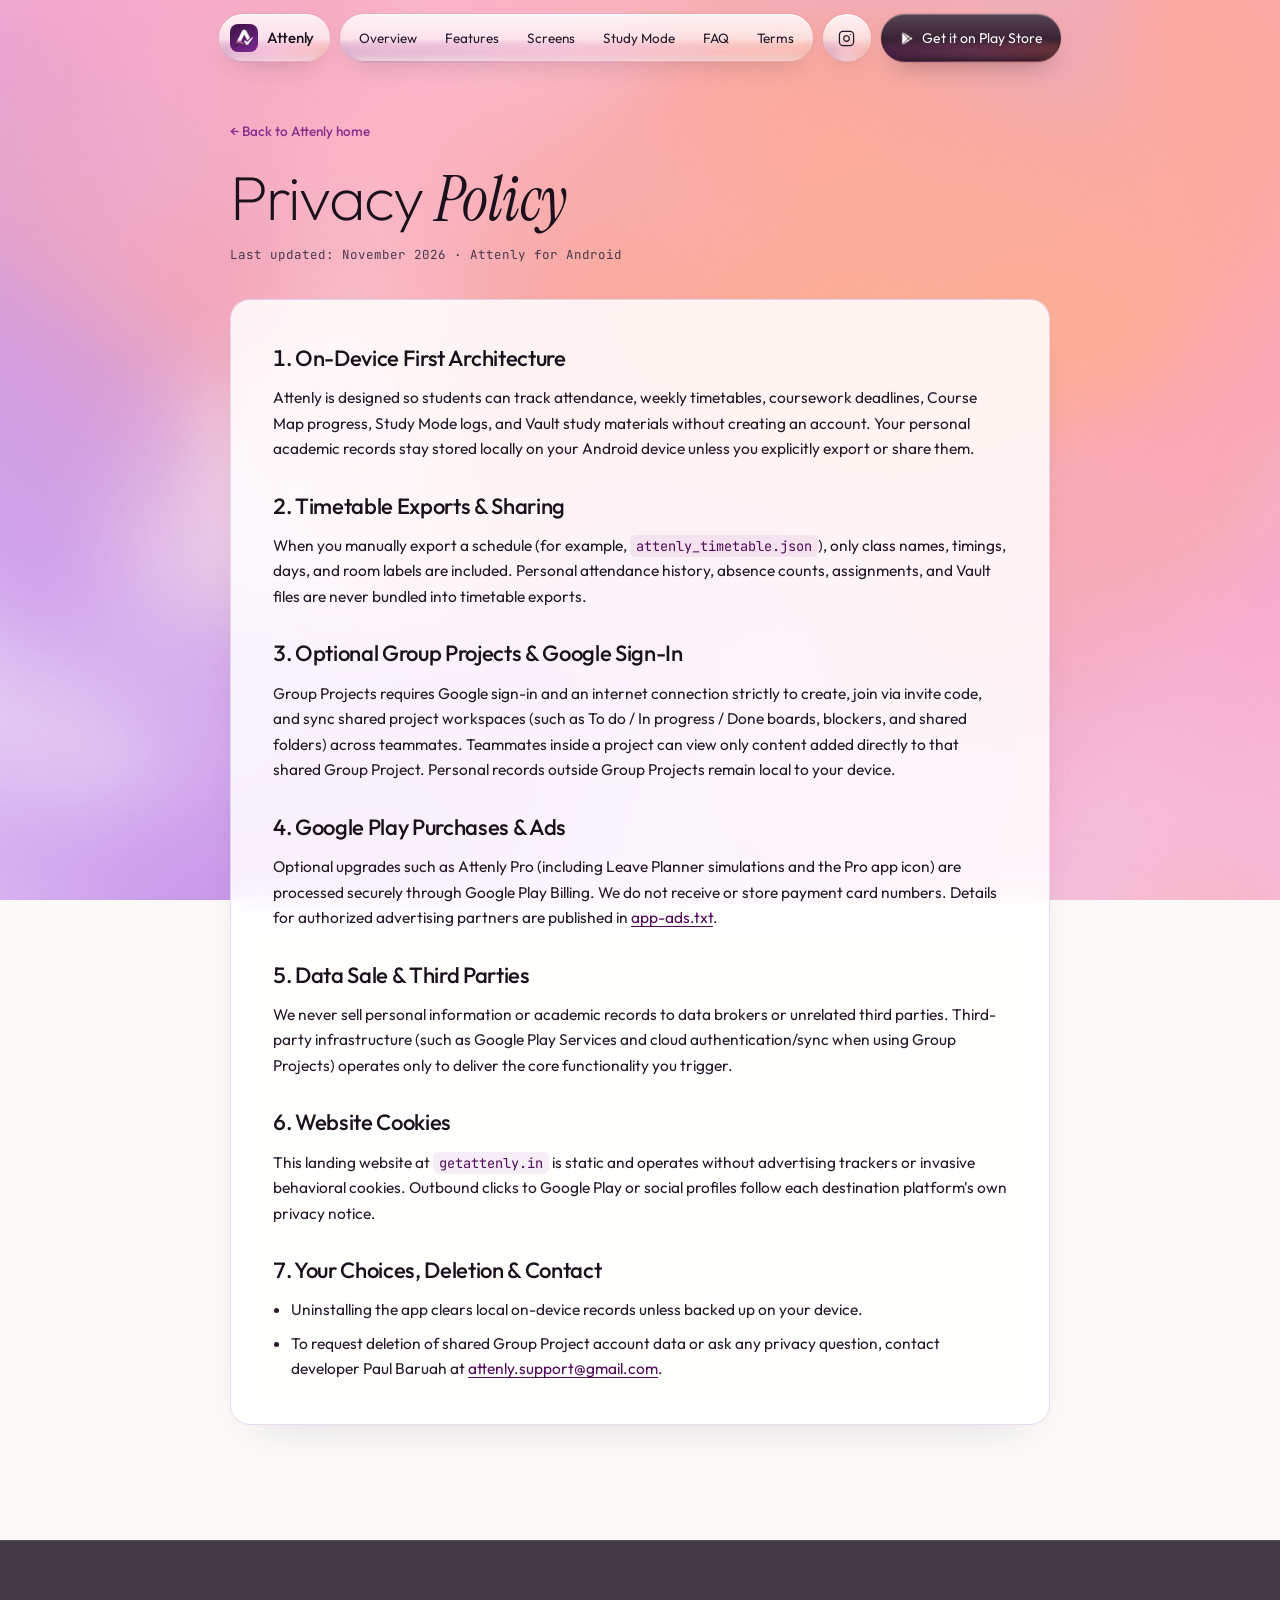
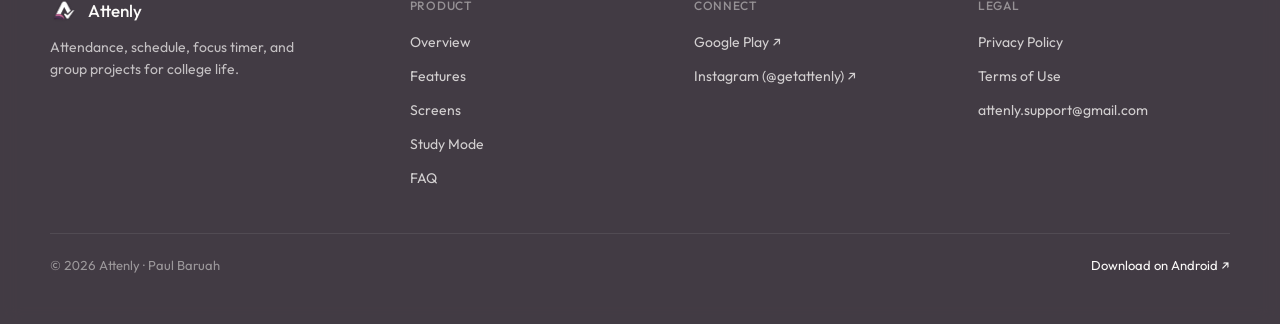
<file: privacy.html>
<!DOCTYPE html>
<html lang="en">
<head>
  <meta charset="UTF-8"/>
  <meta name="viewport" content="width=device-width, initial-scale=1.0"/>
  <title>Privacy Policy — Attenly</title>
  <meta name="description" content="Privacy Policy for Attenly on Android and getattenly.in. Understand how personal attendance records remain on your device and how optional Group Projects sync works."/>
  <meta property="og:site_name" content="Attenly"/>
  <meta property="og:title" content="Privacy Policy — Attenly"/>
  <meta property="og:description" content="How Attenly handles local on-device records, timetable exports, and optional Group Projects syncing."/>
  <meta property="og:image" content="https://getattenly.in/og-image.jpg"/>
  <meta property="og:image:width" content="1200"/>
  <meta property="og:image:height" content="630"/>
  <meta property="og:url" content="https://getattenly.in/privacy.html"/>
  <meta property="og:type" content="website"/>
  <meta name="twitter:card" content="summary_large_image"/>
  <meta name="twitter:image" content="https://getattenly.in/og-image.jpg"/>
  <meta name="theme-color" content="#150918"/>
  <link rel="canonical" href="https://getattenly.in/privacy.html"/>
  <link rel="icon" type="image/jpeg" href="app-icon.jpg"/>

  <link rel="preconnect" href="https://fonts.googleapis.com"/>
  <link rel="preconnect" href="https://fonts.gstatic.com" crossorigin/>
  <link href="https://fonts.googleapis.com/css2?family=Instrument+Serif:ital@0;1&family=JetBrains+Mono:wght@400;500&family=Outfit:wght@200;300;400;500;600&display=swap" rel="stylesheet"/>
  <link rel="stylesheet" href="styles.css?v=11"/>
</head>
<body>

<canvas id="ambient-canvas" class="ambient-canvas" aria-hidden="true"></canvas>

<header class="event-nav" id="event-nav">
  <div class="nav-cluster">
    <a href="index.html" class="nav-piece brand-piece" aria-label="Attenly home">
      <span class="piece-glass" aria-hidden="true"></span>
      <img src="app-icon.jpg" alt="Attenly app icon"/>
      <span>Attenly</span>
    </a>

    <nav class="nav-piece links-piece" aria-label="Main navigation">
      <span class="piece-glass" aria-hidden="true"></span>
      <a href="index.html#overview">Overview</a>
      <a href="index.html#features">Features</a>
      <a href="index.html#screens">Screens</a>
      <a href="index.html#study-mode">Study Mode</a>
      <a href="index.html#faq">FAQ</a>
      <a href="terms.html">Terms</a>
    </nav>

    <a href="https://www.instagram.com/getattenly/" class="nav-piece ig-piece" target="_blank" rel="noopener noreferrer" aria-label="Attenly on Instagram (@getattenly)" data-track="legal-instagram">
      <span class="piece-glass" aria-hidden="true"></span>
      <svg width="17" height="17" viewBox="0 0 24 24" fill="none" stroke="currentColor" stroke-width="1.8" stroke-linecap="round" stroke-linejoin="round" aria-hidden="true">
        <rect x="2" y="2" width="20" height="20" rx="5" ry="5"/>
        <path d="M16 11.37A4 4 0 1 1 12.63 8 4 4 0 0 1 16 11.37z"/>
        <line x1="17.5" y1="6.5" x2="17.51" y2="6.5"/>
      </svg>
    </a>

    <a href="https://play.google.com/store/apps/details?id=com.paulbaruah.attenly" class="nav-piece cta-piece" target="_blank" rel="noopener noreferrer" data-track="legal-play-store">
      <span class="piece-glass piece-glass--ink" aria-hidden="true"></span>
      <img src="play-store-logo.png?v=2" alt="" width="15" height="15" style="object-fit:contain;" aria-hidden="true"/>
      <span class="cta-label-full">Get it on Play Store</span>
      <span class="cta-label-short">Play Store</span>
    </a>

    <button type="button" class="nav-piece menu-piece" id="nav-menu-btn" aria-label="Open section menu" aria-expanded="false">
      <span class="piece-glass" aria-hidden="true"></span>
      <svg width="17" height="17" viewBox="0 0 24 24" fill="none" stroke="currentColor" stroke-width="2" stroke-linecap="round" aria-hidden="true">
        <line x1="5" y1="9" x2="19" y2="9"/>
        <line x1="5" y1="15" x2="19" y2="15"/>
      </svg>
    </button>
  </div>

  <div class="nav-drawer" id="nav-drawer" aria-label="Mobile menu">
    <a href="index.html">Home</a>
    <a href="index.html#features">Features</a>
    <a href="index.html#faq">FAQ</a>
    <a href="terms.html">Terms of Use</a>
    <a href="https://play.google.com/store/apps/details?id=com.paulbaruah.attenly" target="_blank" rel="noopener noreferrer">Google Play ↗</a>
  </div>
</header>

<main>
  <section class="legal-page-sec">
    <div class="legal-page-wrap">
      <a href="index.html" class="legal-back-link">← Back to Attenly home</a>
      <h1 class="legal-page-title">Privacy <em class="serif-it">Policy</em></h1>
      <p class="legal-updated">Last updated: November 2026 · Attenly for Android</p>

      <article class="legal-doc-card">
        <h2>1. On-Device First Architecture</h2>
        <p>
          Attenly is designed so students can track attendance, weekly timetables, coursework deadlines, Course Map progress, Study Mode logs, and Vault study materials without creating an account. Your personal academic records stay stored locally on your Android device unless you explicitly export or share them.
        </p>

        <h2>2. Timetable Exports &amp; Sharing</h2>
        <p>
          When you manually export a schedule (for example, <code>attenly_timetable.json</code>), only class names, timings, days, and room labels are included. Personal attendance history, absence counts, assignments, and Vault files are never bundled into timetable exports.
        </p>

        <h2>3. Optional Group Projects &amp; Google Sign-In</h2>
        <p>
          Group Projects requires Google sign-in and an internet connection strictly to create, join via invite code, and sync shared project workspaces (such as To do / In progress / Done boards, blockers, and shared folders) across teammates. Teammates inside a project can view only content added directly to that shared Group Project. Personal records outside Group Projects remain local to your device.
        </p>

        <h2>4. Google Play Purchases &amp; Ads</h2>
        <p>
          Optional upgrades such as Attenly Pro (including Leave Planner simulations and the Pro app icon) are processed securely through Google Play Billing. We do not receive or store payment card numbers. Details for authorized advertising partners are published in <a href="/app-ads.txt" target="_blank" rel="noopener noreferrer">app-ads.txt</a>.
        </p>

        <h2>5. Data Sale &amp; Third Parties</h2>
        <p>
          We never sell personal information or academic records to data brokers or unrelated third parties. Third-party infrastructure (such as Google Play Services and cloud authentication/sync when using Group Projects) operates only to deliver the core functionality you trigger.
        </p>

        <h2>6. Website Cookies</h2>
        <p>
          This landing website at <code>getattenly.in</code> is static and operates without advertising trackers or invasive behavioral cookies. Outbound clicks to Google Play or social profiles follow each destination platform's own privacy notice.
        </p>

        <h2>7. Your Choices, Deletion &amp; Contact</h2>
        <ul>
          <li>Uninstalling the app clears local on-device records unless backed up on your device.</li>
          <li>To request deletion of shared Group Project account data or ask any privacy question, contact developer Paul Baruah at <a href="mailto:attenly.support@gmail.com">attenly.support@gmail.com</a>.</li>
        </ul>
      </article>
    </div>
  </section>
</main>

<footer class="site-footer">
  <div class="container">
    <div class="footer-cols">
      <div>
        <div class="footer-brand-row">
          <img src="logo.png" alt="Attenly"/>
          <span>Attenly</span>
        </div>
        <p style="font-size:14px; max-width:28ch; line-height:1.55;">
          Attendance, schedule, focus timer, and group projects for college life.
        </p>
      </div>

      <div class="footer-col">
        <h3>Product</h3>
        <ul>
          <li><a href="index.html#overview">Overview</a></li>
          <li><a href="index.html#features">Features</a></li>
          <li><a href="index.html#screens">Screens</a></li>
          <li><a href="index.html#study-mode">Study Mode</a></li>
          <li><a href="index.html#faq">FAQ</a></li>
        </ul>
      </div>

      <div class="footer-col">
        <h3>Connect</h3>
        <ul>
          <li><a href="https://play.google.com/store/apps/details?id=com.paulbaruah.attenly" target="_blank" rel="noopener noreferrer">Google Play&nbsp;↗</a></li>
          <li><a href="https://www.instagram.com/getattenly/" target="_blank" rel="noopener noreferrer">Instagram (@getattenly)&nbsp;↗</a></li>
        </ul>
      </div>

      <div class="footer-col">
        <h3>Legal</h3>
        <ul>
          <li><a href="privacy.html">Privacy Policy</a></li>
          <li><a href="terms.html">Terms of Use</a></li>
          <li><a href="mailto:attenly.support@gmail.com">attenly.support@gmail.com</a></li>
        </ul>
      </div>
    </div>

    <div class="footer-bottom">
      <span>© 2026 Attenly · Paul Baruah</span>
      <a href="https://play.google.com/store/apps/details?id=com.paulbaruah.attenly" target="_blank" rel="noopener noreferrer" style="text-decoration:none; color:var(--paper);">Download on Android&nbsp;↗</a>
    </div>
  </div>
</footer>

<script src="app.js?v=12" defer></script>
</body>
</html>
</file>
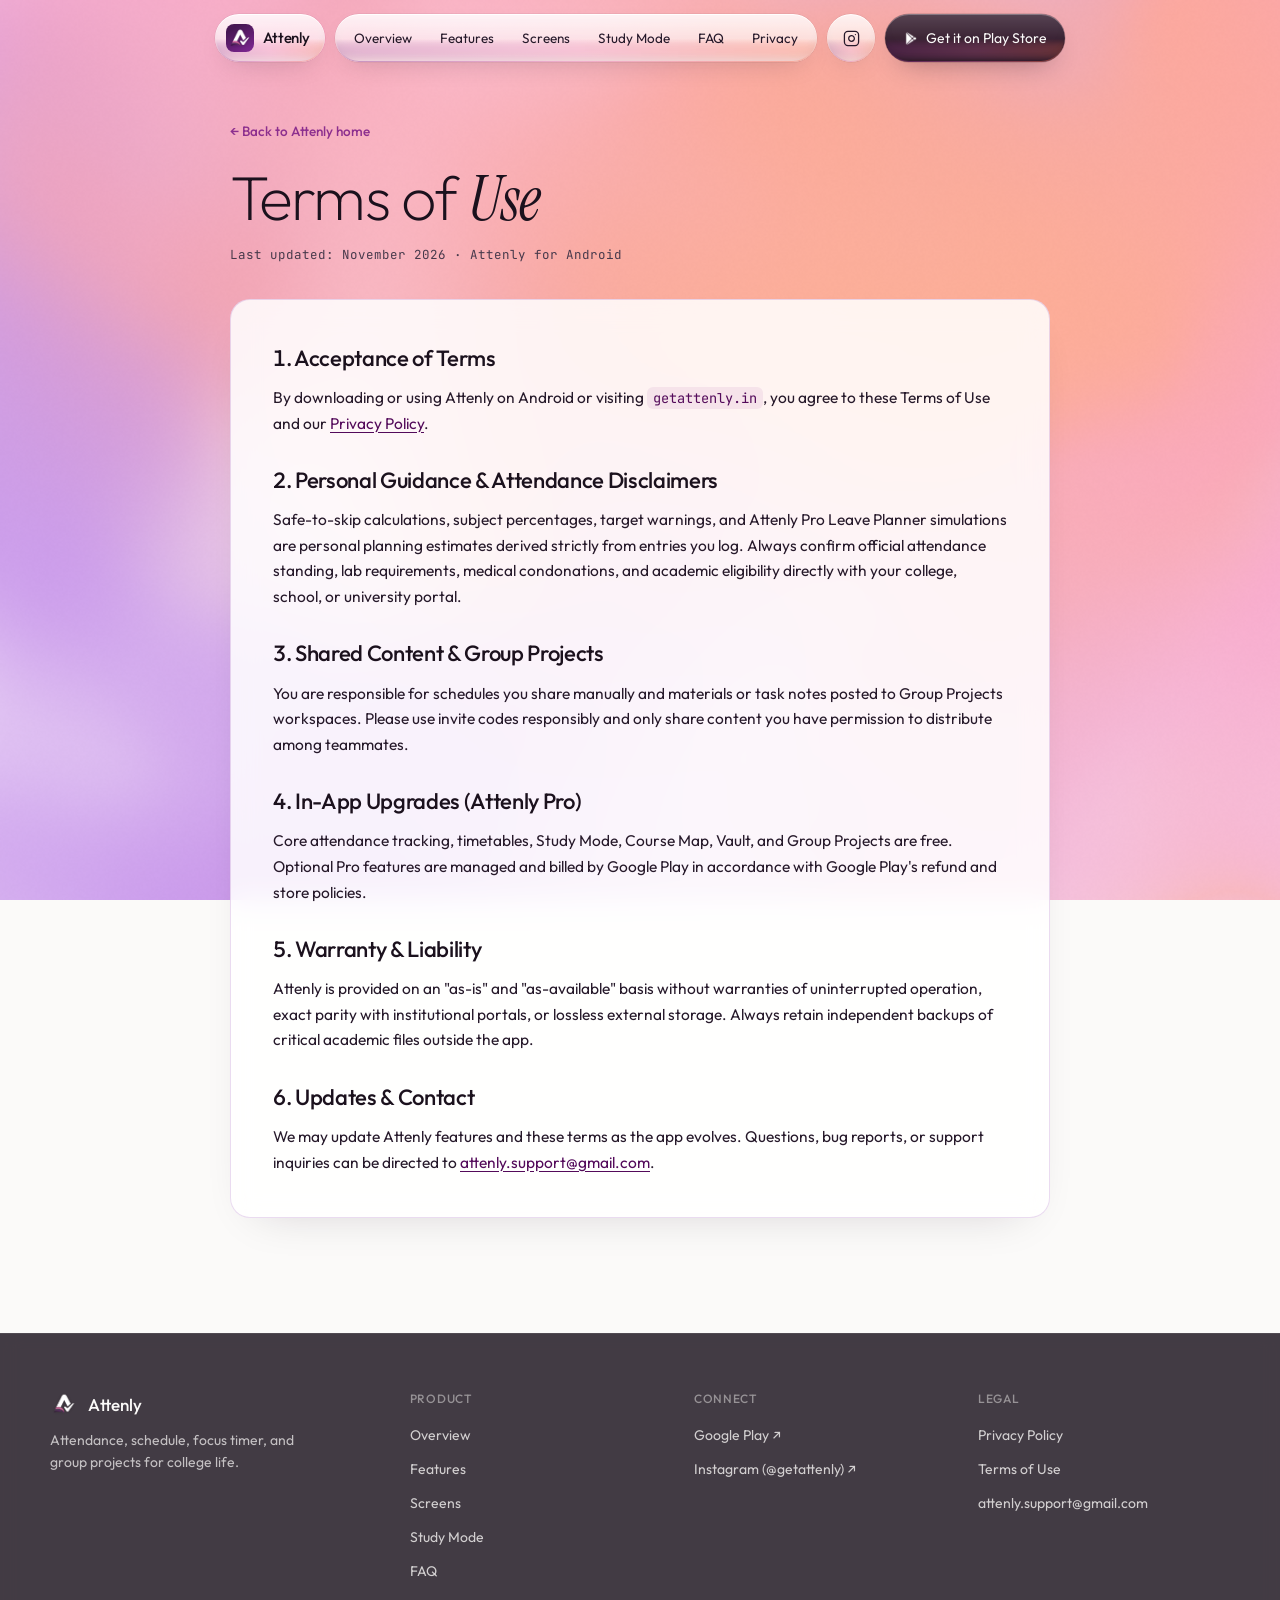
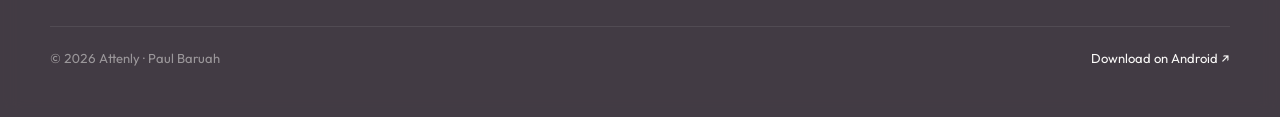
<file: terms.html>
<!DOCTYPE html>
<html lang="en">
<head>
  <meta charset="UTF-8"/>
  <meta name="viewport" content="width=device-width, initial-scale=1.0"/>
  <title>Terms of Use — Attenly</title>
  <meta name="description" content="Terms of Use for Attenly on Android and getattenly.in."/>
  <meta property="og:site_name" content="Attenly"/>
  <meta property="og:title" content="Terms of Use — Attenly"/>
  <meta property="og:description" content="Terms of Use and estimation guidance disclaimers for Attenly: Attendance &amp; Planner."/>
  <meta property="og:image" content="https://getattenly.in/og-image.jpg"/>
  <meta property="og:image:width" content="1200"/>
  <meta property="og:image:height" content="630"/>
  <meta property="og:url" content="https://getattenly.in/terms.html"/>
  <meta property="og:type" content="website"/>
  <meta name="twitter:card" content="summary_large_image"/>
  <meta name="twitter:image" content="https://getattenly.in/og-image.jpg"/>
  <meta name="theme-color" content="#150918"/>
  <link rel="canonical" href="https://getattenly.in/terms.html"/>
  <link rel="icon" type="image/jpeg" href="app-icon.jpg"/>

  <link rel="preconnect" href="https://fonts.googleapis.com"/>
  <link rel="preconnect" href="https://fonts.gstatic.com" crossorigin/>
  <link href="https://fonts.googleapis.com/css2?family=Instrument+Serif:ital@0;1&family=JetBrains+Mono:wght@400;500&family=Outfit:wght@200;300;400;500;600&display=swap" rel="stylesheet"/>
  <link rel="stylesheet" href="styles.css?v=11"/>
</head>
<body>

<canvas id="ambient-canvas" class="ambient-canvas" aria-hidden="true"></canvas>

<header class="event-nav" id="event-nav">
  <div class="nav-cluster">
    <a href="index.html" class="nav-piece brand-piece" aria-label="Attenly home">
      <span class="piece-glass" aria-hidden="true"></span>
      <img src="app-icon.jpg" alt="Attenly app icon"/>
      <span>Attenly</span>
    </a>

    <nav class="nav-piece links-piece" aria-label="Main navigation">
      <span class="piece-glass" aria-hidden="true"></span>
      <a href="index.html#overview">Overview</a>
      <a href="index.html#features">Features</a>
      <a href="index.html#screens">Screens</a>
      <a href="index.html#study-mode">Study Mode</a>
      <a href="index.html#faq">FAQ</a>
      <a href="privacy.html">Privacy</a>
    </nav>

    <a href="https://www.instagram.com/getattenly/" class="nav-piece ig-piece" target="_blank" rel="noopener noreferrer" aria-label="Attenly on Instagram (@getattenly)" data-track="legal-instagram">
      <span class="piece-glass" aria-hidden="true"></span>
      <svg width="17" height="17" viewBox="0 0 24 24" fill="none" stroke="currentColor" stroke-width="1.8" stroke-linecap="round" stroke-linejoin="round" aria-hidden="true">
        <rect x="2" y="2" width="20" height="20" rx="5" ry="5"/>
        <path d="M16 11.37A4 4 0 1 1 12.63 8 4 4 0 0 1 16 11.37z"/>
        <line x1="17.5" y1="6.5" x2="17.51" y2="6.5"/>
      </svg>
    </a>

    <a href="https://play.google.com/store/apps/details?id=com.paulbaruah.attenly" class="nav-piece cta-piece" target="_blank" rel="noopener noreferrer" data-track="legal-play-store">
      <span class="piece-glass piece-glass--ink" aria-hidden="true"></span>
      <img src="play-store-logo.png?v=2" alt="" width="15" height="15" style="object-fit:contain;" aria-hidden="true"/>
      <span class="cta-label-full">Get it on Play Store</span>
      <span class="cta-label-short">Play Store</span>
    </a>

    <button type="button" class="nav-piece menu-piece" id="nav-menu-btn" aria-label="Open section menu" aria-expanded="false">
      <span class="piece-glass" aria-hidden="true"></span>
      <svg width="17" height="17" viewBox="0 0 24 24" fill="none" stroke="currentColor" stroke-width="2" stroke-linecap="round" aria-hidden="true">
        <line x1="5" y1="9" x2="19" y2="9"/>
        <line x1="5" y1="15" x2="19" y2="15"/>
      </svg>
    </button>
  </div>

  <div class="nav-drawer" id="nav-drawer" aria-label="Mobile menu">
    <a href="index.html">Home</a>
    <a href="index.html#features">Features</a>
    <a href="index.html#faq">FAQ</a>
    <a href="privacy.html">Privacy Policy</a>
    <a href="https://play.google.com/store/apps/details?id=com.paulbaruah.attenly" target="_blank" rel="noopener noreferrer">Google Play ↗</a>
  </div>
</header>

<main>
  <section class="legal-page-sec">
    <div class="legal-page-wrap">
      <a href="index.html" class="legal-back-link">← Back to Attenly home</a>
      <h1 class="legal-page-title">Terms of <em class="serif-it">Use</em></h1>
      <p class="legal-updated">Last updated: November 2026 · Attenly for Android</p>

      <article class="legal-doc-card">
        <h2>1. Acceptance of Terms</h2>
        <p>
          By downloading or using Attenly on Android or visiting <code>getattenly.in</code>, you agree to these Terms of Use and our <a href="privacy.html">Privacy Policy</a>.
        </p>

        <h2>2. Personal Guidance &amp; Attendance Disclaimers</h2>
        <p>
          Safe-to-skip calculations, subject percentages, target warnings, and Attenly Pro Leave Planner simulations are personal planning estimates derived strictly from entries you log. Always confirm official attendance standing, lab requirements, medical condonations, and academic eligibility directly with your college, school, or university portal.
        </p>

        <h2>3. Shared Content &amp; Group Projects</h2>
        <p>
          You are responsible for schedules you share manually and materials or task notes posted to Group Projects workspaces. Please use invite codes responsibly and only share content you have permission to distribute among teammates.
        </p>

        <h2>4. In-App Upgrades (Attenly Pro)</h2>
        <p>
          Core attendance tracking, timetables, Study Mode, Course Map, Vault, and Group Projects are free. Optional Pro features are managed and billed by Google Play in accordance with Google Play's refund and store policies.
        </p>

        <h2>5. Warranty &amp; Liability</h2>
        <p>
          Attenly is provided on an "as-is" and "as-available" basis without warranties of uninterrupted operation, exact parity with institutional portals, or lossless external storage. Always retain independent backups of critical academic files outside the app.
        </p>

        <h2>6. Updates &amp; Contact</h2>
        <p>
          We may update Attenly features and these terms as the app evolves. Questions, bug reports, or support inquiries can be directed to <a href="mailto:attenly.support@gmail.com">attenly.support@gmail.com</a>.
        </p>
      </article>
    </div>
  </section>
</main>

<footer class="site-footer">
  <div class="container">
    <div class="footer-cols">
      <div>
        <div class="footer-brand-row">
          <img src="logo.png" alt="Attenly"/>
          <span>Attenly</span>
        </div>
        <p style="font-size:14px; max-width:28ch; line-height:1.55;">
          Attendance, schedule, focus timer, and group projects for college life.
        </p>
      </div>

      <div class="footer-col">
        <h3>Product</h3>
        <ul>
          <li><a href="index.html#overview">Overview</a></li>
          <li><a href="index.html#features">Features</a></li>
          <li><a href="index.html#screens">Screens</a></li>
          <li><a href="index.html#study-mode">Study Mode</a></li>
          <li><a href="index.html#faq">FAQ</a></li>
        </ul>
      </div>

      <div class="footer-col">
        <h3>Connect</h3>
        <ul>
          <li><a href="https://play.google.com/store/apps/details?id=com.paulbaruah.attenly" target="_blank" rel="noopener noreferrer">Google Play&nbsp;↗</a></li>
          <li><a href="https://www.instagram.com/getattenly/" target="_blank" rel="noopener noreferrer">Instagram (@getattenly)&nbsp;↗</a></li>
        </ul>
      </div>

      <div class="footer-col">
        <h3>Legal</h3>
        <ul>
          <li><a href="privacy.html">Privacy Policy</a></li>
          <li><a href="terms.html">Terms of Use</a></li>
          <li><a href="mailto:attenly.support@gmail.com">attenly.support@gmail.com</a></li>
        </ul>
      </div>
    </div>

    <div class="footer-bottom">
      <span>© 2026 Attenly · Paul Baruah</span>
      <a href="https://play.google.com/store/apps/details?id=com.paulbaruah.attenly" target="_blank" rel="noopener noreferrer" style="text-decoration:none; color:var(--paper);">Download on Android&nbsp;↗</a>
    </div>
  </div>
</footer>

<script src="app.js?v=12" defer></script>
</body>
</html>
</file>
<file: styles.css>
/* ==========================================================================
   ATTENLY — Editorial Dual-Mood Studio System
   Plum-Lilac Mist <-> Botanical Forest Study Mode <-> Nocturnal Plum Closer
   Uses ONLY Attenly's real screenshots & brand assets
   ========================================================================== */

:root {
  /* Fonts */
  --text: 'Outfit', system-ui, -apple-system, sans-serif;
  --serif: 'Instrument Serif', Georgia, serif;
  --mono: 'JetBrains Mono', ui-monospace, monospace;

  /* Attenly Brand Palette */
  --paper: #fbfaf9;
  --white: #ffffff;
  --ink: #1b111d;
  --head: #342637;
  --mute: #655968;
  --line: rgba(52, 38, 55, 0.1);
  --line-plum: rgba(124, 31, 162, 0.16);

  /* Plum, Rose & Coral Signals (from app-icon.jpg & logo-pro.png) */
  --plum: #530a5a;
  --orchid: #8c2f8e;
  --lilac: #efe3f6;
  --lilac-soft: #f5edf9;
  --rose: #e668a7;
  --coral: #f96b4d;
  --amber: #f59e0b;
  --iris: linear-gradient(90deg, var(--orchid), var(--rose), var(--coral));

  /* Study Mode Botanical Forest (from Study Mode screenshots) */
  --forest: #0f2d1f;
  --sage-mist: #e4efe7;
  --study-cream: #f6f2e9;
  --study-gold: #f5b041;

  /* Closer Nocturnal Plum */
  --nocturnal: #150918;
  --nocturnal-deep: #0f0611;

  /* Layout & Motion */
  --radius: 20px;
  --gutter: clamp(18px, 4vw, 48px);
  --section: clamp(80px, 9vw, 144px);
  --ease-out: cubic-bezier(0.23, 1, 0.32, 1);
  --ease: cubic-bezier(0.4, 0, 0.2, 1);
  --dur-s: 200ms;
  --dur-m: 450ms;
  --dur-l: 700ms;
}

*,
*::before,
*::after {
  box-sizing: border-box;
  margin: 0;
  padding: 0;
}

html {
  scroll-behavior: smooth;
  scroll-padding-top: 86px;
  background: var(--paper);
}

body {
  font-family: var(--text);
  font-feature-settings: "lnum", "tnum";
  background: var(--paper);
  color: var(--ink);
  line-height: 1.5;
  overflow-x: clip;
  -webkit-font-smoothing: antialiased;
  -moz-osx-font-smoothing: grayscale;
  -webkit-tap-highlight-color: transparent;
}

.ambient-canvas {
  position: fixed;
  inset: 0;
  width: 100%;
  height: 100%;
  z-index: 0;
  pointer-events: none;
  opacity: 0;
  transition: opacity 0.65s var(--ease);
}

body.has-webgl .ambient-canvas {
  opacity: 1;
}

main,
.site-footer {
  position: relative;
  z-index: 1;
}

/* Progressive enhancement: let live shader canvas show seamlessly through light bands */
body.has-webgl {
  --head: #26192a;
  --mute: #47394b;
}

body.has-webgl .hero,
body.has-webgl .hero.is-study-sky,
body.has-webgl .statement,
body.has-webgl .steps-band,
body.has-webgl .numbers-sec,
body.has-webgl .ecosystem-sec,
body.has-webgl .reviews-sec,
body.has-webgl .faq-sec {
  background: transparent;
}

body.has-webgl .hero::after {
  display: none;
}

body.has-webgl .screens-sec {
  background-color: transparent;
}

body.has-webgl .studio-card,
body.has-webgl .panel-studio,
body.has-webgl .review-slot:not(.review-slot--featured) {
  background: rgba(255, 255, 255, 0.84);
  backdrop-filter: blur(14px);
  -webkit-backdrop-filter: blur(14px);
}

body.has-webgl .hero-mode-switch {
  background: rgba(255, 255, 255, 0.78);
}

body.has-webgl .closer-sec {
  background: transparent;
}

body.has-webgl .site-footer {
  background: rgba(15, 6, 17, 0.78);
  backdrop-filter: blur(10px);
  -webkit-backdrop-filter: blur(10px);
}

img,
svg {
  display: block;
  max-width: 100%;
}

a {
  color: inherit;
}

button {
  font-family: inherit;
}

:is(a, button, summary):focus-visible {
  outline: 2px solid var(--coral);
  outline-offset: 3px;
  border-radius: 999px;
}

.serif-it {
  font-family: var(--serif);
  font-style: italic;
  font-weight: 400;
  letter-spacing: -0.01em;
}

.container {
  width: min(100% - 2 * var(--gutter), 1180px);
  margin-inline: auto;
}

/* ==========================================================================
   FLOATING LIQUID-GLASS NAVBAR (Plum-Coral Edge Highlights)
   ========================================================================== */
.event-nav {
  position: fixed;
  top: calc(14px + env(safe-area-inset-top, 0px));
  left: 0;
  right: 0;
  z-index: 100;
  display: flex;
  flex-direction: column;
  align-items: center;
  padding-inline: var(--gutter);
  pointer-events: none;
  animation: navIn 0.55s var(--ease-out) 0.1s backwards;
}

@keyframes navIn {
  from {
    opacity: 0;
    transform: translateY(-14px);
  }
  to {
    opacity: 1;
    transform: none;
  }
}

.nav-cluster {
  display: flex;
  align-items: center;
  gap: 10px;
  pointer-events: none;
  max-width: 100%;
}

.nav-piece {
  position: relative;
  isolation: isolate;
  display: inline-flex;
  align-items: center;
  flex-shrink: 0;
  height: 48px;
  border-radius: 999px;
  pointer-events: auto;
  text-decoration: none;
}

.piece-glass {
  position: absolute;
  inset: 0;
  z-index: -1;
  border-radius: inherit;
  pointer-events: none;
  background-color: rgba(251, 250, 249, 0.62);
  background-image: linear-gradient(180deg, rgba(255, 255, 255, 0.66), rgba(255, 255, 255, 0.1) 60%);
  -webkit-backdrop-filter: blur(12px) saturate(1.7);
  backdrop-filter: blur(12px) saturate(1.7);
  box-shadow:
    inset 0 1px 0.5px rgba(255, 255, 255, 0.92),
    inset 0 -1px 0.5px rgba(255, 255, 255, 0.35),
    inset 0 -10px 16px -12px rgba(27, 17, 29, 0.14),
    0 0 0 0.5px rgba(27, 17, 29, 0.09),
    0 10px 28px -14px rgba(27, 17, 29, 0.25);
  transition: background-color var(--dur-m) var(--ease-out);
}

.nav-piece::after {
  content: "";
  position: absolute;
  inset: 0;
  z-index: -1;
  padding: 1px;
  border-radius: inherit;
  pointer-events: none;
  background: linear-gradient(90deg, rgba(140, 47, 142, 0.45), rgba(230, 104, 167, 0.45), rgba(249, 107, 77, 0.5));
  -webkit-mask: linear-gradient(180deg, transparent 52%, #000) content-box, linear-gradient(180deg, transparent 52%, #000);
  -webkit-mask-composite: xor;
  mask: linear-gradient(180deg, transparent 52%, #000) content-box exclude, linear-gradient(180deg, transparent 52%, #000);
}

.piece-glass--ink {
  background-color: rgba(34, 18, 37, 0.9);
  background-image: linear-gradient(180deg, rgba(255, 255, 255, 0.16), rgba(255, 255, 255, 0) 58%);
  box-shadow:
    inset 0 1px 0.5px rgba(255, 255, 255, 0.28),
    inset 0 -10px 16px -12px rgba(0, 0, 0, 0.45),
    0 0 0 0.5px rgba(27, 17, 29, 0.24),
    0 12px 28px -14px rgba(27, 17, 29, 0.44);
}

.event-nav.is-compact .piece-glass {
  background-color: rgba(251, 250, 249, 0.82);
}

.event-nav.is-compact .piece-glass--ink {
  background-color: rgba(27, 17, 29, 0.94);
}

.brand-piece {
  gap: 9px;
  padding: 0 16px 0 11px;
  font-size: 15px;
  font-weight: 500;
  letter-spacing: -0.02em;
  color: var(--ink);
  white-space: nowrap;
}

.brand-piece img {
  width: 28px;
  height: 28px;
  border-radius: 8px;
  object-fit: cover;
}

.links-piece {
  padding: 0 6px;
  gap: 2px;
}

.links-piece a {
  display: inline-flex;
  align-items: center;
  height: 36px;
  padding: 0 13px;
  border-radius: 999px;
  text-decoration: none;
  font-size: 13.5px;
  font-weight: 400;
  color: var(--head);
  white-space: nowrap;
  transition: background-color 0.2s var(--ease), color 0.2s var(--ease);
}

.links-piece a:hover {
  color: var(--ink);
  background: rgba(27, 17, 29, 0.05);
}

.links-piece a.active {
  background: var(--lilac);
  color: var(--plum);
  font-weight: 500;
}

.cta-piece {
  gap: 8px;
  padding: 0 18px;
  color: var(--paper);
  font-size: 14px;
  font-weight: 400;
  white-space: nowrap;
  transition: transform 0.18s var(--ease-out);
}

.cta-piece:hover {
  transform: translateY(-1px);
}

.cta-piece:active {
  transform: scale(0.97);
}

.cta-label-short {
  display: none;
}

.ig-piece {
  width: 48px;
  justify-content: center;
  color: var(--head);
  transition: transform 0.18s var(--ease-out), color 0.2s;
}

.ig-piece:hover {
  color: var(--ink);
  transform: translateY(-1px);
}

.menu-piece {
  display: none;
  width: 48px;
  justify-content: center;
  background: none;
  border: none;
  color: var(--ink);
  cursor: pointer;
}

.event-nav.is-compact .links-piece {
  display: none;
}

.event-nav.is-compact .menu-piece {
  display: inline-flex;
}

/* Frosted Floating Menu Drawer */
.nav-drawer {
  display: none;
  pointer-events: auto;
  margin-top: 8px;
  padding: 8px;
  min-width: 240px;
  border-radius: 22px;
  background: rgba(255, 255, 255, 0.9);
  -webkit-backdrop-filter: blur(18px) saturate(1.6);
  backdrop-filter: blur(18px) saturate(1.6);
  border: 1px solid rgba(27, 17, 29, 0.1);
  box-shadow: 0 20px 50px -12px rgba(27, 17, 29, 0.22);
  flex-direction: column;
  gap: 2px;
}

.nav-drawer.open {
  display: flex;
  animation: drawerFade 0.24s var(--ease-out);
}

@keyframes drawerFade {
  from {
    opacity: 0;
    transform: translateY(-8px) scale(0.97);
  }
  to {
    opacity: 1;
    transform: none;
  }
}

.nav-drawer a {
  padding: 10px 14px;
  border-radius: 12px;
  text-decoration: none;
  font-size: 14.5px;
  color: var(--ink);
  transition: background-color 0.16s;
}

.nav-drawer a:hover {
  background: var(--lilac-soft);
}

@media (max-width: 980px) {
  .links-piece {
    display: none;
  }
  .menu-piece {
    display: inline-flex;
  }
}

@media (max-width: 520px) {
  .nav-cluster {
    gap: 6px;
  }
  .nav-piece {
    height: 44px;
  }
  .brand-piece {
    padding: 0 12px 0 9px;
    font-size: 14px;
  }
  .brand-piece img {
    width: 24px;
    height: 24px;
  }
  .cta-piece {
    padding: 0 15px;
    font-size: 13.5px;
  }
  .cta-label-full {
    display: none;
  }
  .cta-label-short {
    display: inline;
  }
  .ig-piece,
  .menu-piece {
    width: 44px;
  }
  .nav-drawer {
    width: 100%;
    max-width: 420px;
  }
  .nav-drawer a {
    min-height: 44px;
    display: flex;
    align-items: center;
  }
}

@media (max-width: 375px) {
  .event-nav {
    padding-inline: 12px;
  }
  .nav-cluster {
    gap: 4px;
  }
  .brand-piece {
    padding: 0 10px 0 8px;
    font-size: 13px;
    gap: 6px;
  }
  .cta-piece {
    padding: 0 12px;
    font-size: 12.5px;
    gap: 6px;
  }
  .ig-piece,
  .menu-piece {
    width: 40px;
  }
}

/* ==========================================================================
   PILL BUTTONS
   ========================================================================== */
.pill {
  display: inline-flex;
  align-items: center;
  justify-content: center;
  gap: 9px;
  min-height: 46px;
  padding: 0 24px;
  border-radius: 999px;
  border: 1px solid transparent;
  font-size: 15px;
  font-weight: 400;
  line-height: 1;
  letter-spacing: -0.005em;
  white-space: nowrap;
  text-decoration: none;
  cursor: pointer;
  transition:
    background-color 0.18s var(--ease),
    border-color 0.18s var(--ease),
    color 0.18s var(--ease),
    transform 0.18s var(--ease-out);
}

.pill:active {
  transform: scale(0.97);
}

.pill-dark {
  background: var(--ink);
  border-color: var(--ink);
  color: var(--paper);
}

.pill-dark:hover {
  background: var(--plum);
  border-color: var(--plum);
  transform: translateY(-1px);
}

.pill-ghost {
  border-color: rgba(52, 38, 55, 0.3);
  color: var(--ink);
  background: rgba(255, 255, 255, 0.44);
}

.pill-ghost:hover {
  background: rgba(255, 255, 255, 0.78);
  border-color: var(--ink);
  transform: translateY(-1px);
}

.pill-light {
  background: var(--paper);
  border-color: var(--paper);
  color: var(--ink);
}

.pill-light:hover {
  background: #ffffff;
  transform: translateY(-1px);
}

.pill-ghost-light {
  border-color: rgba(251, 250, 249, 0.42);
  color: var(--paper);
  background: rgba(251, 250, 249, 0.06);
}

.pill-ghost-light:hover {
  background: rgba(251, 250, 249, 0.14);
  border-color: var(--paper);
  transform: translateY(-1px);
}

/* ==========================================================================
   HERO — ATTENLY DUAL-MODE ATMOSPHERE (Plum-Lilac <-> Botanical Sage)
   ========================================================================== */
.hero {
  position: relative;
  padding: calc(108px + env(safe-area-inset-top, 0px)) var(--gutter) 0;
  display: flex;
  flex-direction: column;
  align-items: center;
  text-align: center;
  background:
    radial-gradient(ellipse 75% 48% at 50% 42%, rgba(246, 206, 224, 0.65), transparent 72%),
    radial-gradient(ellipse 85% 55% at 18% 8%, rgba(235, 212, 247, 0.92), transparent 65%),
    radial-gradient(ellipse 72% 55% at 84% 16%, rgba(252, 218, 203, 0.65), transparent 68%),
    linear-gradient(180deg, #efe2f7 0%, #f7e9f1 46%, #faf4f4 82%, var(--paper) 100%);
  transition: background 0.65s var(--ease-out);
}

.hero.is-study-sky {
  background:
    radial-gradient(ellipse 75% 48% at 50% 42%, rgba(245, 198, 130, 0.25), transparent 72%),
    radial-gradient(ellipse 85% 55% at 18% 8%, rgba(210, 233, 218, 0.95), transparent 65%),
    radial-gradient(ellipse 72% 55% at 84% 16%, rgba(230, 240, 226, 0.8), transparent 68%),
    linear-gradient(180deg, #dcece2 0%, #eaf2ec 46%, #f5f6f3 82%, var(--paper) 100%);
}

.hero::after {
  content: "";
  position: absolute;
  left: 0;
  right: 0;
  bottom: -1px;
  height: 220px;
  pointer-events: none;
  background: linear-gradient(180deg, rgba(251, 250, 249, 0) 0%, var(--paper) 100%);
  z-index: 2;
}

.hero-inner {
  position: relative;
  z-index: 3;
  display: flex;
  flex-direction: column;
  align-items: center;
  max-width: 920px;
}

.hero-name {
  display: block;
  margin-bottom: 18px;
  font-size: clamp(0.95rem, 1.3vw, 1.12rem);
  font-weight: 400;
  letter-spacing: 0.02em;
  color: var(--head);
}

.hero-title {
  font-size: clamp(2.65rem, 1.2rem + 6.4vw, 6.5rem);
  font-weight: 200;
  line-height: 0.98;
  letter-spacing: -0.035em;
  color: var(--ink);
  text-wrap: balance;
}

.hero-title .hero-line {
  display: block;
}

.hero-title .serif-it {
  font-size: 1.07em;
  color: var(--plum);
}

/* Mono-to-clean glyph intro reveal */
.glyph {
  position: relative;
  display: inline-block;
  white-space: pre;
}

.glyph-px {
  position: absolute;
  inset: 0;
  font-family: var(--mono);
  font-weight: 400;
  letter-spacing: 0;
  color: var(--coral);
  opacity: 0;
  pointer-events: none;
  animation: pxOut 0.36s var(--ease-out) forwards;
  animation-delay: calc(0.12s + var(--i, 0) * 18ms);
}

.glyph-tx {
  display: inline-block;
  opacity: 0;
  filter: blur(7px);
  transform: translateY(0.08em);
  animation: txIn 0.56s var(--ease-out) forwards;
  animation-delay: calc(0.12s + var(--i, 0) * 18ms);
}

@keyframes pxOut {
  0% {
    opacity: 0.52;
  }
  100% {
    opacity: 0;
  }
}

@keyframes txIn {
  0% {
    opacity: 0;
    filter: blur(7px);
    transform: translateY(0.08em);
  }
  65% {
    filter: blur(0);
  }
  100% {
    opacity: 1;
    filter: blur(0);
    transform: translateY(0);
  }
}

.hero-lede {
  max-width: 40ch;
  margin-top: 26px;
  font-size: clamp(1.06rem, 1.55vw, 1.26rem);
  font-weight: 300;
  line-height: 1.45;
  color: var(--head);
  text-wrap: pretty;
}

.hero-actions {
  display: flex;
  flex-wrap: wrap;
  justify-content: center;
  gap: 10px;
  margin-top: 30px;
}

.hero-meta-dl {
  display: flex;
  flex-wrap: wrap;
  justify-content: center;
  gap: 14px 44px;
  margin-top: 40px;
}

.hero-meta-dl div {
  display: flex;
  flex-direction: column;
  align-items: center;
  gap: 2px;
}

.hero-meta-dl dt {
  font-size: 12px;
  font-weight: 500;
  letter-spacing: 0.02em;
  color: var(--mute);
}

.hero-meta-dl dd {
  font-size: 16px;
  font-weight: 400;
  color: var(--ink);
}

.hero-meta-dl dd a {
  text-decoration: underline;
  text-decoration-color: rgba(140, 47, 142, 0.35);
  text-underline-offset: 3px;
}

.hero-meta-dl dd a:hover {
  text-decoration-color: var(--ink);
}

.enter-rise {
  opacity: 0;
  transform: translateY(14px);
  animation: enterRise var(--dur-l) var(--ease-out) forwards;
  animation-delay: calc(0.18s + var(--d, 0) * 110ms);
}

@keyframes enterRise {
  to {
    opacity: 1;
    transform: none;
  }
}

/* Hero Interactive Mode Switch + Stacked Real Screenshots */
.hero-stage-shell {
  position: relative;
  z-index: 3;
  display: flex;
  flex-direction: column;
  align-items: center;
  gap: 22px;
  margin-top: 44px;
  width: 100%;
  max-width: 780px;
}

.hero-mode-switch {
  display: inline-flex;
  padding: 4px;
  border-radius: 999px;
  background: rgba(255, 255, 255, 0.65);
  border: 1px solid rgba(27, 17, 29, 0.1);
  backdrop-filter: blur(10px);
  -webkit-backdrop-filter: blur(10px);
  gap: 4px;
}

.hero-mode-switch button {
  border: none;
  background: transparent;
  padding: 8px 18px;
  border-radius: 999px;
  font-size: 13.5px;
  font-weight: 400;
  color: var(--mute);
  cursor: pointer;
  transition: background-color 0.25s var(--ease), color 0.25s var(--ease);
}

.hero-mode-switch button.active {
  background: var(--ink);
  color: var(--paper);
}

.hero-deck {
  position: relative;
  display: flex;
  align-items: center;
  justify-content: center;
  width: 100%;
  height: min(640px, 145vw);
}

.hero-shot-card {
  position: absolute;
  width: min(310px, 68vw);
  aspect-ratio: 470 / 1024;
  border-radius: 32px;
  overflow: hidden;
  border: 1px solid rgba(27, 17, 29, 0.12);
  background: #140f17;
  box-shadow: 0 30px 70px -18px rgba(27, 17, 29, 0.28);
  transition:
    transform 0.7s var(--ease-out),
    opacity 0.55s var(--ease),
    filter 0.55s var(--ease),
    z-index 0s;
  cursor: pointer;
}

.hero-shot-card img {
  width: 100%;
  height: 100%;
  object-fit: cover;
}

.hero-shot-card--left {
  transform: translateX(-165px) translateY(26px) rotate(-8deg) scale(0.86);
  opacity: 0.72;
  z-index: 1;
}

.hero-shot-card--right {
  transform: translateX(165px) translateY(26px) rotate(8deg) scale(0.86);
  opacity: 0.72;
  z-index: 1;
}

.hero-shot-card--center {
  transform: translateX(0) translateY(0) rotate(0deg) scale(1);
  opacity: 1;
  z-index: 3;
}

@media (max-width: 680px) {
  .hero {
    padding-top: calc(86px + env(safe-area-inset-top, 0px));
    overflow-x: clip;
  }
  .hero-name {
    margin-bottom: 12px;
  }
  .hero-lede {
    margin-top: 18px;
  }
  .hero-actions {
    width: 100%;
    margin-top: 24px;
  }
  .hero-actions .pill {
    width: 100%;
    max-width: 300px;
  }
  .hero-meta-dl {
    gap: 12px 28px;
    margin-top: 28px;
  }
  .hero-stage-shell {
    margin-top: 32px;
    gap: 16px;
  }
  .hero-mode-switch {
    max-width: 100%;
    flex-wrap: wrap;
    justify-content: center;
  }
  .hero-mode-switch button {
    padding: 7px 12px;
    font-size: 12.5px;
  }
  .hero-deck {
    height: min(450px, 122vw);
  }
  .hero-shot-card {
    width: min(226px, 58vw);
    border-radius: 26px;
  }
  .hero-shot-card--left {
    transform: translateX(-64px) translateY(16px) rotate(-7deg) scale(0.84);
  }
  .hero-shot-card--right {
    transform: translateX(64px) translateY(16px) rotate(7deg) scale(0.84);
  }
}

@media (max-width: 390px) {
  .hero-mode-switch button {
    padding: 6px 10px;
    font-size: 12px;
  }
  .hero-shot-card--left {
    transform: translateX(-52px) translateY(16px) rotate(-7deg) scale(0.83);
  }
  .hero-shot-card--right {
    transform: translateX(52px) translateY(16px) rotate(7deg) scale(0.83);
  }
}

/* ==========================================================================
   SCROLL-SCRUBBED STATEMENT
   ========================================================================== */
.statement {
  position: relative;
  padding: calc(var(--section) * 0.65) var(--gutter) var(--section);
  background: var(--paper);
}

.statement-text {
  width: min(100%, 1080px);
  margin-inline: auto;
  font-size: clamp(1.65rem, 3.85vw, 3.35rem);
  font-weight: 200;
  line-height: 1.16;
  letter-spacing: -0.025em;
  color: var(--ink);
  text-wrap: pretty;
}

.statement-text [data-word] {
  display: inline-block;
  margin-right: 0.25em;
  will-change: opacity, filter;
}

/* ==========================================================================
   3-COLUMN FEATURE CARDS — WARM PLUM-ROSE MIST BAND
   ========================================================================== */
.steps-band {
  position: relative;
  padding: var(--section) var(--gutter) calc(var(--section) * 0.9);
  background:
    linear-gradient(180deg, var(--paper) 0%, rgba(251, 250, 249, 0) 16%, rgba(251, 250, 249, 0) 86%, var(--paper) 100%),
    linear-gradient(180deg, var(--paper) 0%, var(--lilac) 24%, #f8eaf2 62%, var(--paper) 100%);
}

.sec-title {
  max-width: 24ch;
  font-size: clamp(2.1rem, 4.6vw, 3.8rem);
  font-weight: 200;
  line-height: 1.03;
  letter-spacing: -0.03em;
  color: var(--ink);
  text-wrap: balance;
}

.sec-title--center {
  margin-inline: auto;
  text-align: center;
}

.sec-sub {
  max-width: 48ch;
  margin-top: 16px;
  font-size: 16px;
  font-weight: 300;
  line-height: 1.55;
  color: var(--mute);
}

.cards-3 {
  display: grid;
  grid-template-columns: repeat(3, minmax(0, 1fr));
  gap: 18px;
  width: min(100%, 1180px);
  margin: clamp(40px, 5vw, 64px) auto 0;
}

.studio-card {
  display: flex;
  flex-direction: column;
  padding: 26px 26px 24px;
  border-radius: var(--radius);
  border: 1px solid var(--line-plum);
  background: var(--white);
  box-shadow: 0 12px 34px -22px rgba(27, 17, 29, 0.16);
  transition: transform 0.25s var(--ease-out), border-color 0.25s;
}

.studio-card:hover {
  transform: translateY(-3px);
  border-color: rgba(140, 47, 142, 0.36);
}

.card-art {
  position: relative;
  width: 100%;
  aspect-ratio: 4 / 5;
  margin-bottom: 24px;
  border-radius: 14px;
  overflow: hidden;
  background: #14101c;
  transform-style: preserve-3d;
  transition: transform 0.22s var(--ease-out);
  will-change: transform;
}

.card-art img {
  width: 100%;
  height: 100%;
  object-fit: cover;
  object-position: center top;
}

.card-sheen {
  position: absolute;
  inset: 0;
  pointer-events: none;
  background: radial-gradient(circle at var(--sx, 50%) var(--sy, 50%), rgba(255, 255, 255, 0.42) 0%, rgba(255, 255, 255, 0) 45%);
  opacity: 0;
  transition: opacity 0.22s var(--ease);
  mix-blend-mode: soft-light;
}

.studio-card:hover .card-sheen {
  opacity: 1;
}

.card-title {
  font-size: clamp(1.65rem, 2.2vw, 2.15rem);
  font-weight: 200;
  line-height: 1.06;
  letter-spacing: -0.028em;
  color: var(--ink);
}

.card-body {
  margin-top: 14px;
  font-size: 15.5px;
  line-height: 1.55;
  color: var(--mute);
  text-wrap: pretty;
}

.card-pills {
  display: flex;
  flex-wrap: wrap;
  gap: 10px;
  margin-top: auto;
  padding-top: 24px;
}

.card-pill {
  display: inline-flex;
  align-items: center;
  gap: 8px;
  min-height: 40px;
  padding: 0 15px;
  border-radius: 999px;
  border: 1px solid rgba(52, 38, 55, 0.2);
  background: transparent;
  color: var(--head);
  font-size: 13.5px;
  text-decoration: none;
  white-space: nowrap;
  transition: background-color 0.18s var(--ease-out), border-color 0.18s var(--ease-out), transform 0.18s var(--ease-out);
}

.card-pill--primary {
  border-color: rgba(52, 38, 55, 0.5);
  color: var(--ink);
}

.card-pill-dot {
  width: 6px;
  height: 6px;
  border-radius: 50%;
  background: var(--coral);
  flex: none;
}

.card-pill:hover {
  background: rgba(140, 47, 142, 0.07);
  border-color: var(--ink);
  transform: translateY(-1px);
}

@media (max-width: 960px) {
  .cards-3 {
    grid-template-columns: repeat(2, minmax(0, 1fr));
    max-width: 820px;
  }
  .cards-3 > .studio-card:last-child:nth-child(odd) {
    grid-column: 1 / -1;
    justify-self: center;
    width: calc(50% - 9px);
  }
}

@media (max-width: 640px) {
  :root {
    --section: 60px;
  }
  .statement-text {
    font-size: clamp(1.45rem, 6.2vw, 2.1rem);
    line-height: 1.24;
  }
  .cards-3 {
    grid-template-columns: 1fr;
    max-width: 520px;
  }
  .cards-3 > .studio-card:last-child:nth-child(odd) {
    width: auto;
    justify-self: stretch;
  }
  .studio-card {
    padding: 20px 18px;
  }
  .card-art {
    margin-bottom: 18px;
  }
  .icons-edition-row {
    gap: 20px;
  }
  .filter-tabs button {
    padding: 7px 11px;
    font-size: 12.5px;
  }
  .gallery-rail {
    padding: 28px 4px 20px;
    -webkit-overflow-scrolling: touch;
  }
  .gallery-slot {
    flex: 0 0 72vw;
    max-width: 260px;
  }
  .panel-forest,
  .panel-studio {
    padding: 22px 18px;
    gap: 22px;
  }
  .review-slot {
    padding: 20px 18px;
  }
  .community-row {
    padding: 18px;
  }
  .faq-btn {
    padding: 19px 2px;
  }
  .closer-signature {
    width: min(176px, 50vw);
  }
  .closer-actions {
    width: 100%;
  }
  .closer-actions .pill {
    width: 100%;
    max-width: 310px;
  }
  .legal-dark-card {
    padding: 18px;
  }
}

/* ==========================================================================
   NUMBERS & INTERACTIVE STANDARD / PRO APP ICON PICKER
   ========================================================================== */
.numbers-sec {
  padding: var(--section) 0;
  background: var(--paper);
}

.stats-3 {
  display: grid;
  grid-template-columns: repeat(3, minmax(0, 1fr));
  gap: 32px 40px;
  margin-top: clamp(40px, 5vw, 72px);
}

.stats-3 > li {
  container-type: inline-size;
}

.stat-value {
  display: inline-flex;
  align-items: baseline;
  font-size: min(clamp(3.1rem, 8.2vw, 7.8rem), 27cqi);
  font-weight: 200;
  line-height: 0.95;
  letter-spacing: -0.045em;
  font-variant-numeric: tabular-nums lining-nums;
}

.stat-num-wrap {
  position: relative;
  display: inline-block;
  white-space: nowrap;
}

.stat-grad {
  background: linear-gradient(175deg, #240d29, #530a5a 32%, #a83279 66%, #f96b4d);
  -webkit-background-clip: text;
  background-clip: text;
  color: transparent;
}

.stat-num-wrap::after {
  content: "";
  position: absolute;
  left: 0;
  right: 0;
  bottom: -0.06em;
  height: 1px;
  background: var(--iris);
  transform-origin: left;
  transform: scaleX(0);
  transition: transform 0.65s var(--ease-out);
}

.stat-item.is-done .stat-num-wrap::after {
  transform: scaleX(1);
}

.stat-item[data-count] {
  opacity: 0.25;
  filter: blur(6px);
  transform: translateY(10px);
  transition: opacity 0.55s var(--ease-out), filter 0.55s var(--ease-out), transform 0.55s var(--ease-out);
}

.stat-item.is-done {
  opacity: 1;
  filter: blur(0);
  transform: none;
}

.stat-label {
  max-width: 29ch;
  margin-top: 20px;
  font-size: 16px;
  line-height: 1.55;
  color: var(--mute);
  text-wrap: pretty;
}

.icons-edition-row {
  margin-top: clamp(44px, 5vw, 68px);
  padding-top: 32px;
  border-top: 1px solid var(--line);
  display: flex;
  align-items: center;
  justify-content: space-between;
  gap: 28px;
  flex-wrap: wrap;
}

.icons-edition-copy {
  max-width: 58ch;
  font-size: 16px;
  line-height: 1.58;
  color: var(--head);
}

.icons-edition-copy strong {
  font-weight: 500;
  color: var(--ink);
}

.real-icons-pair {
  display: inline-flex;
  align-items: center;
  gap: 14px;
}

.edition-icon-btn {
  border: 1px solid var(--line);
  background: var(--white);
  border-radius: 20px;
  padding: 10px 12px;
  display: flex;
  flex-direction: column;
  align-items: center;
  gap: 7px;
  cursor: pointer;
  transition: transform 0.22s var(--ease-out), border-color 0.22s, box-shadow 0.22s;
}

.edition-icon-btn img {
  width: 58px;
  height: 58px;
  border-radius: 15px;
  object-fit: cover;
}

.edition-icon-btn span {
  font-family: var(--mono);
  font-size: 10.5px;
  color: var(--mute);
}

.edition-icon-btn.active {
  border-color: rgba(249, 107, 77, 0.55);
  box-shadow: 0 12px 26px -12px rgba(83, 10, 90, 0.28);
  transform: translateY(-2px);
}

.edition-icon-btn.active span {
  color: var(--ink);
  font-weight: 500;
}

@media (max-width: 640px) {
  .stats-3 {
    grid-template-columns: 1fr;
    gap: 40px;
  }
}

/* ==========================================================================
   NOTEBOOK DOT-MATRIX PAPER — ALL 8 REAL PLAY STORE SCREENS
   ========================================================================== */
.screens-sec {
  padding: var(--section) 0;
  background-color: var(--paper);
  background-image: radial-gradient(circle, rgba(83, 10, 90, 0.14) 1px, transparent 1px);
  background-size: 22px 22px;
}

.screens-head-row {
  display: flex;
  align-items: flex-end;
  justify-content: space-between;
  gap: 24px;
  flex-wrap: wrap;
}

.filter-tabs {
  display: inline-flex;
  flex-wrap: wrap;
  gap: 6px;
  padding: 4px;
  border-radius: 999px;
  background: rgba(255, 255, 255, 0.85);
  border: 1px solid var(--line);
}

.filter-tabs button {
  border: none;
  background: transparent;
  color: var(--mute);
  font-size: 13.5px;
  font-weight: 400;
  padding: 8px 14px;
  border-radius: 999px;
  cursor: pointer;
  transition: background-color 0.2s, color 0.2s;
}

.filter-tabs button.active {
  background: var(--ink);
  color: var(--paper);
}

.gallery-rail {
  display: flex;
  gap: 18px;
  overflow-x: auto;
  scroll-snap-type: x mandatory;
  padding: 44px 4px 24px;
  cursor: grab;
  scrollbar-width: none;
}

.gallery-rail::-webkit-scrollbar {
  display: none;
}

.gallery-rail.dragging {
  cursor: grabbing;
  scroll-snap-type: none;
}

.gallery-slot {
  flex: 0 0 264px;
  scroll-snap-align: center;
  position: relative;
  display: flex;
  flex-direction: column;
  padding: 14px;
  border-radius: var(--radius);
  border: 1px solid var(--line);
  background: var(--white);
  transition: transform 0.3s var(--ease-out), box-shadow 0.3s var(--ease-out);
  cursor: pointer;
}

.gallery-slot.is-hidden {
  display: none;
}

.gallery-slot:hover {
  transform: translateY(-4px);
  box-shadow: 0 20px 44px -18px rgba(27, 17, 29, 0.22);
}

.gallery-slot.is-featured {
  background: linear-gradient(160deg, #fbf1f9, #f5edf9 55%, #fff3ee);
  border-color: rgba(230, 104, 167, 0.45);
}

.place-ring {
  position: absolute;
  inset: -1px;
  padding: 1.5px;
  border-radius: inherit;
  overflow: hidden;
  pointer-events: none;
  opacity: 0;
  transition: opacity 0.3s ease;
  -webkit-mask: linear-gradient(#000 0 0) content-box, linear-gradient(#000 0 0);
  -webkit-mask-composite: xor;
  mask: linear-gradient(#000 0 0) content-box exclude, linear-gradient(#000 0 0);
}

.gallery-slot.is-featured .place-ring {
  opacity: 1;
}

.place-aura {
  position: absolute;
  top: 50%;
  left: 50%;
  width: 220%;
  aspect-ratio: 1;
  translate: -50% -50%;
  background: conic-gradient(var(--orchid), var(--rose), var(--coral), var(--rose), var(--orchid));
  animation: auraSpin 16s linear infinite;
}

@keyframes auraSpin {
  to {
    transform: rotate(1turn);
  }
}

.gallery-shot-frame {
  border-radius: 14px;
  overflow: hidden;
  aspect-ratio: 470 / 1024;
  background: #14101c;
}

.gallery-shot-frame img {
  width: 100%;
  height: 100%;
  object-fit: cover;
  pointer-events: none;
}

.gallery-foot {
  display: flex;
  align-items: baseline;
  justify-content: space-between;
  gap: 8px;
  padding: 14px 4px 2px;
}

.gallery-idx {
  font-family: var(--mono);
  font-size: 12px;
  font-weight: 500;
  color: var(--ink);
}

.gallery-label {
  font-size: 13.5px;
  color: var(--mute);
}

.gallery-nav-bar {
  display: flex;
  align-items: center;
  justify-content: space-between;
  gap: 16px;
  margin-top: 12px;
  flex-wrap: wrap;
}

.gallery-btns {
  display: inline-flex;
  align-items: center;
  gap: 8px;
}

.icon-circle-btn {
  width: 42px;
  height: 42px;
  border-radius: 50%;
  border: 1px solid rgba(52, 38, 55, 0.22);
  background: var(--white);
  color: var(--ink);
  display: inline-flex;
  align-items: center;
  justify-content: center;
  cursor: pointer;
  transition: border-color 0.2s, transform 0.18s;
}

.icon-circle-btn:hover {
  border-color: var(--ink);
  transform: translateY(-1px);
}

.gallery-caption-live {
  font-size: 14px;
  color: var(--head);
}

@media (max-width: 640px) {
  .gallery-slot {
    flex: 0 0 226px;
  }
}

/* ==========================================================================
   STUDY MODE (BOTANICAL FOREST) & ECOSYSTEM SPLIT
   ========================================================================== */
.ecosystem-sec {
  padding: var(--section) 0;
  background: var(--paper);
}

.dual-split {
  display: grid;
  grid-template-columns: repeat(2, minmax(0, 1fr));
  gap: 18px;
  margin-top: clamp(36px, 4vw, 56px);
}

/* Signature Attenly Study Mode Card (Botanical Pine + Warm Cream) */
.panel-forest {
  border-radius: var(--radius);
  padding: clamp(28px, 4vw, 44px);
  background: var(--forest);
  border: 1px solid rgba(245, 176, 65, 0.22);
  color: var(--study-cream);
  display: flex;
  flex-direction: column;
  justify-content: space-between;
  gap: 28px;
}

.panel-forest .panel-title {
  color: var(--study-cream);
}

.panel-forest .check-rows li {
  color: rgba(246, 242, 233, 0.8);
}

.panel-forest .check-rows li strong {
  color: var(--study-cream);
}

.panel-forest .check-mark {
  color: var(--study-gold);
}

.panel-studio {
  border-radius: var(--radius);
  padding: clamp(28px, 4vw, 44px);
  background: var(--white);
  border: 1px solid var(--line);
  color: var(--ink);
  display: flex;
  flex-direction: column;
  justify-content: space-between;
  gap: 28px;
}

.panel-title {
  font-size: clamp(1.55rem, 2.5vw, 2.15rem);
  font-weight: 300;
  line-height: 1.12;
  letter-spacing: -0.025em;
  color: var(--ink);
}

.check-rows {
  display: flex;
  flex-direction: column;
  gap: 14px;
  margin-top: 22px;
}

.check-rows li {
  display: flex;
  align-items: flex-start;
  gap: 12px;
  font-size: 15.5px;
  line-height: 1.5;
  color: var(--head);
}

.check-rows li strong {
  font-weight: 500;
  color: var(--ink);
}

.check-mark {
  flex: none;
  margin-top: 3px;
  color: var(--orchid);
}

.real-shots-duo {
  display: grid;
  grid-template-columns: 1fr 1fr;
  gap: 12px;
}

.real-shots-duo img {
  width: 100%;
  aspect-ratio: 470 / 1024;
  object-fit: cover;
  border-radius: 14px;
  box-shadow: 0 14px 28px -12px rgba(27, 17, 29, 0.25);
}

@media (max-width: 860px) {
  .dual-split {
    grid-template-columns: 1fr;
  }
}

/* ==========================================================================
   REVIEWS — VERIFIED GOOGLE PLAY FEEDBACK
   ========================================================================== */
.reviews-sec {
  padding: calc(var(--section) * 0.85) 0 var(--section);
  background: var(--paper);
}

.reviews-grid {
  display: grid;
  grid-template-columns: 1.25fr 1fr 1fr;
  gap: 16px;
  margin-top: clamp(36px, 4vw, 56px);
}

.review-slot {
  position: relative;
  display: flex;
  flex-direction: column;
  justify-content: space-between;
  gap: 20px;
  padding: 28px;
  border-radius: var(--radius);
  border: 1px solid var(--line);
  background: var(--white);
  transition: transform 0.25s var(--ease-out);
}

.review-slot:hover {
  transform: translateY(-3px);
}

.review-slot--featured {
  grid-row: span 2;
  background: linear-gradient(160deg, #fbf1f9, #f5edf9 55%, #fff3ee);
  border-color: rgba(230, 104, 167, 0.45);
}

.review-slot--featured .place-ring {
  opacity: 1;
}

.rev-rating-big {
  font-size: clamp(2.8rem, 4.5vw, 4.4rem);
  font-weight: 200;
  line-height: 0.95;
  letter-spacing: -0.04em;
}

.rev-bars {
  display: flex;
  flex-direction: column;
  gap: 7px;
  margin-top: 16px;
}

.rev-bar-row {
  display: grid;
  grid-template-columns: 28px 1fr 22px;
  align-items: center;
  gap: 10px;
  font-size: 12px;
  color: var(--mute);
}

.rev-bar-track {
  height: 6px;
  border-radius: 999px;
  background: rgba(27, 17, 29, 0.08);
  overflow: hidden;
}

.rev-bar-fill {
  height: 100%;
  border-radius: 999px;
  background: linear-gradient(90deg, var(--orchid), var(--coral));
}

.rev-author-row {
  display: flex;
  align-items: baseline;
  justify-content: space-between;
  gap: 10px;
}

.rev-author {
  font-size: 16px;
  font-weight: 500;
  color: var(--ink);
}

.rev-stars {
  font-family: var(--mono);
  font-size: 12px;
  font-weight: 500;
  color: var(--ink);
}

.rev-quote {
  font-size: 15.5px;
  line-height: 1.58;
  color: var(--head);
}

.rev-reply {
  padding-top: 14px;
  border-top: 1px solid rgba(27, 17, 29, 0.09);
  font-size: 13.5px;
  line-height: 1.5;
  color: var(--mute);
}

.rev-reply strong {
  color: var(--ink);
  font-weight: 500;
}

.community-row {
  margin-top: 24px;
  display: flex;
  align-items: center;
  justify-content: space-between;
  gap: 18px;
  padding: 22px 26px;
  border-radius: var(--radius);
  border: 1px solid var(--line);
  background: var(--white);
  flex-wrap: wrap;
}

.community-badges {
  display: flex;
  align-items: center;
  gap: 16px;
  flex-wrap: wrap;
}

.community-badges a {
  display: inline-flex;
  border-radius: 8px;
  overflow: hidden;
  transition: transform 0.18s;
}

.community-badges a:hover {
  transform: translateY(-2px);
}

.shipit-badge {
  display: inline-flex;
  align-items: center;
  gap: 8px;
  height: 40px;
  padding: 0 15px;
  border-radius: 8px;
  border: 1px solid rgba(27, 17, 29, 0.14);
  background: rgba(255, 255, 255, 0.92);
  color: var(--ink);
  font-size: 13px;
  font-weight: 500;
  letter-spacing: -0.01em;
  text-decoration: none;
  box-shadow: 0 4px 14px -8px rgba(27, 17, 29, 0.22);
}

.shipit-badge-mark {
  display: inline-flex;
  align-items: center;
  justify-content: center;
  width: 20px;
  height: 20px;
  border-radius: 6px;
  background: linear-gradient(135deg, var(--orchid), var(--coral));
  color: var(--white);
  font-size: 11px;
  font-weight: 600;
}

.shipit-badge-sub {
  font-weight: 400;
  color: var(--mute);
}

@media (max-width: 960px) {
  .reviews-grid {
    grid-template-columns: 1fr 1fr;
  }
  .review-slot--featured {
    grid-column: 1 / -1;
    grid-row: span 1;
  }
}

@media (max-width: 640px) {
  .reviews-grid {
    grid-template-columns: 1fr;
  }
}

/* ==========================================================================
   HAIRLINE FAQ ACCORDION
   ========================================================================== */
.faq-sec {
  padding: var(--section) 0;
  background: var(--paper);
}

.faq-list {
  margin-top: clamp(32px, 4vw, 52px);
  border-top: 1px solid var(--line);
}

.faq-item {
  border-bottom: 1px solid var(--line);
}

.faq-btn {
  width: 100%;
  padding: 24px 4px;
  border: none;
  background: transparent;
  color: var(--ink);
  display: flex;
  align-items: center;
  justify-content: space-between;
  gap: 20px;
  text-align: left;
  font-size: clamp(1.05rem, 1.5vw, 1.25rem);
  font-weight: 400;
  letter-spacing: -0.015em;
  cursor: pointer;
  transition: color 0.18s;
}

.faq-btn:hover {
  color: var(--orchid);
}

.faq-plus {
  font-size: 22px;
  font-weight: 300;
  line-height: 1;
  flex: none;
  transition: transform 0.3s var(--ease-out);
}

.faq-item.open .faq-plus {
  transform: rotate(45deg);
}

.faq-panel {
  display: grid;
  grid-template-rows: 0fr;
  transition: grid-template-rows 0.36s var(--ease-out);
}

.faq-item.open .faq-panel {
  grid-template-rows: 1fr;
}

.faq-panel-inner {
  overflow: hidden;
}

.faq-answer {
  max-width: 72ch;
  padding: 0 4px 26px;
  font-size: 15.5px;
  line-height: 1.65;
  color: var(--mute);
}

/* ==========================================================================
   NOCTURNAL PLUM CLOSER & ARCHITECTURAL FOOTER
   ========================================================================== */
.closer-sec {
  position: relative;
  padding: var(--section) 0 clamp(60px, 7vw, 100px);
  background:
    radial-gradient(ellipse 46% 54% at 24% 48%, rgba(249, 107, 77, 0.16), transparent 72%),
    radial-gradient(ellipse 60% 60% at 76% 24%, rgba(140, 47, 142, 0.2), transparent 72%),
    var(--nocturnal);
  color: var(--paper);
}

.closer-grid {
  display: grid;
  grid-template-columns: 0.9fr 1.1fr;
  gap: clamp(32px, 5vw, 72px);
  align-items: center;
}

.closer-art {
  display: flex;
  align-items: center;
  justify-content: center;
}

.closer-signature {
  position: relative;
  display: flex;
  align-items: center;
  justify-content: center;
  width: min(260px, 66vw);
  aspect-ratio: 1;
}

.closer-signature::before {
  content: "";
  position: absolute;
  inset: -12%;
  border-radius: 50%;
  background: radial-gradient(circle, rgba(230, 104, 167, 0.24) 0%, rgba(249, 107, 77, 0.12) 42%, transparent 72%);
  filter: blur(18px);
  pointer-events: none;
}

.closer-signature-logo {
  position: relative;
  z-index: 1;
  width: 100%;
  height: 100%;
  object-fit: contain;
  filter: drop-shadow(0 24px 48px rgba(0, 0, 0, 0.55));
  animation: heroFloat 9s ease-in-out infinite;
  transition: transform 0.45s var(--ease-out);
}

.closer-signature:hover .closer-signature-logo {
  transform: scale(1.04) translateY(-4px);
}

.closer-title {
  font-size: clamp(2.3rem, 4.8vw, 4.2rem);
  font-weight: 200;
  line-height: 1.02;
  letter-spacing: -0.035em;
  color: var(--paper);
}

.closer-copy {
  margin-top: 18px;
  max-width: 40ch;
  font-size: 16.5px;
  font-weight: 300;
  line-height: 1.55;
  color: rgba(251, 250, 249, 0.74);
}

.closer-actions {
  display: flex;
  flex-wrap: wrap;
  gap: 10px;
  margin-top: 28px;
}

.closer-email {
  margin-top: 18px;
  font-size: 14px;
  color: rgba(251, 250, 249, 0.62);
}

.closer-email a {
  color: var(--paper);
  text-decoration: underline;
  text-decoration-color: rgba(251, 250, 249, 0.35);
  text-underline-offset: 3px;
}

.legal-notes-dark {
  display: grid;
  grid-template-columns: repeat(2, minmax(0, 1fr));
  gap: 20px;
  margin-top: 54px;
}

.legal-dark-card {
  padding: 22px 24px;
  border-radius: 16px;
  border: 1px solid rgba(251, 250, 249, 0.1);
  background: rgba(255, 255, 255, 0.03);
}

.legal-dark-card h2 {
  font-size: 15px;
  font-weight: 500;
  margin-bottom: 8px;
}

.legal-dark-card p {
  font-size: 13.5px;
  line-height: 1.6;
  color: rgba(251, 250, 249, 0.68);
}

@media (max-width: 860px) {
  .closer-grid,
  .legal-notes-dark {
    grid-template-columns: 1fr;
  }
}

.site-footer {
  background: var(--nocturnal-deep);
  color: rgba(251, 250, 249, 0.7);
  padding: 56px 0 48px;
  border-top: 1px solid rgba(251, 250, 249, 0.08);
}

.footer-cols {
  display: grid;
  grid-template-columns: 1.3fr repeat(3, minmax(0, 1fr));
  gap: 32px;
}

.footer-brand-row {
  display: flex;
  align-items: center;
  gap: 10px;
  color: var(--paper);
  font-size: 17px;
  font-weight: 500;
  margin-bottom: 12px;
}

.footer-brand-row img {
  width: 28px;
  height: 28px;
  object-fit: contain;
}

.footer-col h3 {
  font-size: 12px;
  font-weight: 500;
  letter-spacing: 0.06em;
  text-transform: uppercase;
  color: rgba(251, 250, 249, 0.45);
  margin-bottom: 14px;
}

.footer-col ul {
  list-style: none;
  display: flex;
  flex-direction: column;
  gap: 10px;
}

.footer-col a {
  text-decoration: none;
  font-size: 14px;
  color: rgba(251, 250, 249, 0.78);
  transition: color 0.16s;
}

.footer-col a:hover {
  color: var(--paper);
}

.footer-bottom {
  margin-top: 44px;
  padding-top: 22px;
  border-top: 1px solid rgba(251, 250, 249, 0.08);
  display: flex;
  align-items: center;
  justify-content: space-between;
  gap: 16px;
  flex-wrap: wrap;
  font-size: 13px;
  color: rgba(251, 250, 249, 0.48);
}

@media (max-width: 780px) {
  .footer-cols {
    grid-template-columns: 1fr 1fr;
  }
}

@media (max-width: 480px) {
  .footer-cols {
    grid-template-columns: 1fr;
  }
}

/* ==========================================================================
   STANDALONE LEGAL PAGES (privacy.html / terms.html)
   ========================================================================== */
.legal-page-sec {
  position: relative;
  padding: calc(118px + env(safe-area-inset-top, 0px)) 0 var(--section);
  background: transparent;
}

.legal-page-wrap {
  width: min(100% - 2 * var(--gutter), 820px);
  margin-inline: auto;
}

.legal-back-link {
  display: inline-flex;
  align-items: center;
  gap: 8px;
  font-size: 13.5px;
  font-weight: 500;
  color: var(--orchid);
  text-decoration: none;
  margin-bottom: 24px;
}

.legal-back-link:hover {
  text-decoration: underline;
  text-underline-offset: 3px;
}

.legal-page-title {
  font-size: clamp(2.2rem, 5vw, 3.9rem);
  font-weight: 200;
  line-height: 1.04;
  letter-spacing: -0.03em;
  color: var(--ink);
}

.legal-updated {
  margin-top: 14px;
  font-family: var(--mono);
  font-size: 12.5px;
  color: var(--mute);
}

.legal-doc-card {
  margin-top: 34px;
  padding: clamp(24px, 4vw, 42px);
  border-radius: var(--radius);
  border: 1px solid var(--line-plum);
  background: rgba(255, 255, 255, 0.86);
  backdrop-filter: blur(14px);
  -webkit-backdrop-filter: blur(14px);
  box-shadow: 0 18px 46px -28px rgba(27, 17, 29, 0.2);
}

.legal-doc-card h2 {
  font-size: clamp(1.15rem, 1.8vw, 1.38rem);
  font-weight: 500;
  letter-spacing: -0.015em;
  color: var(--ink);
  margin-top: 28px;
  margin-bottom: 10px;
}

.legal-doc-card h2:first-child {
  margin-top: 0;
}

.legal-doc-card p,
.legal-doc-card li {
  font-size: 15.5px;
  line-height: 1.65;
  color: var(--head);
}

.legal-doc-card ul {
  margin: 10px 0 0 18px;
  display: flex;
  flex-direction: column;
  gap: 8px;
  list-style: disc;
}

.legal-doc-card a {
  color: var(--plum);
  text-underline-offset: 3px;
}

.legal-doc-card code {
  font-family: var(--mono);
  font-size: 0.88em;
  padding: 2px 6px;
  border-radius: 6px;
  background: rgba(140, 47, 142, 0.08);
  color: var(--plum);
}

.legal-dark-link {
  display: inline-flex;
  align-items: center;
  gap: 6px;
  margin-top: 12px;
  font-size: 13px;
  font-weight: 500;
  color: rgba(251, 250, 249, 0.88);
  text-decoration: none;
}

.legal-dark-link:hover {
  color: var(--paper);
  text-decoration: underline;
  text-underline-offset: 3px;
}

[data-reveal] {
  opacity: 0;
  transform: translateY(18px);
  transition: opacity 0.65s var(--ease-out), transform 0.65s var(--ease-out);
}

[data-reveal].in {
  opacity: 1;
  transform: none;
}

@media (prefers-reduced-motion: reduce) {
  *,
  *::before,
  *::after {
    animation-duration: 0.01ms !important;
    animation-iteration-count: 1 !important;
    transition-duration: 0.01ms !important;
    scroll-behavior: auto !important;
  }
  [data-reveal],
  .stat-item[data-count],
  .statement-text [data-word],
  .glyph-tx {
    opacity: 1 !important;
    filter: none !important;
    transform: none !important;
  }
}
</file>
